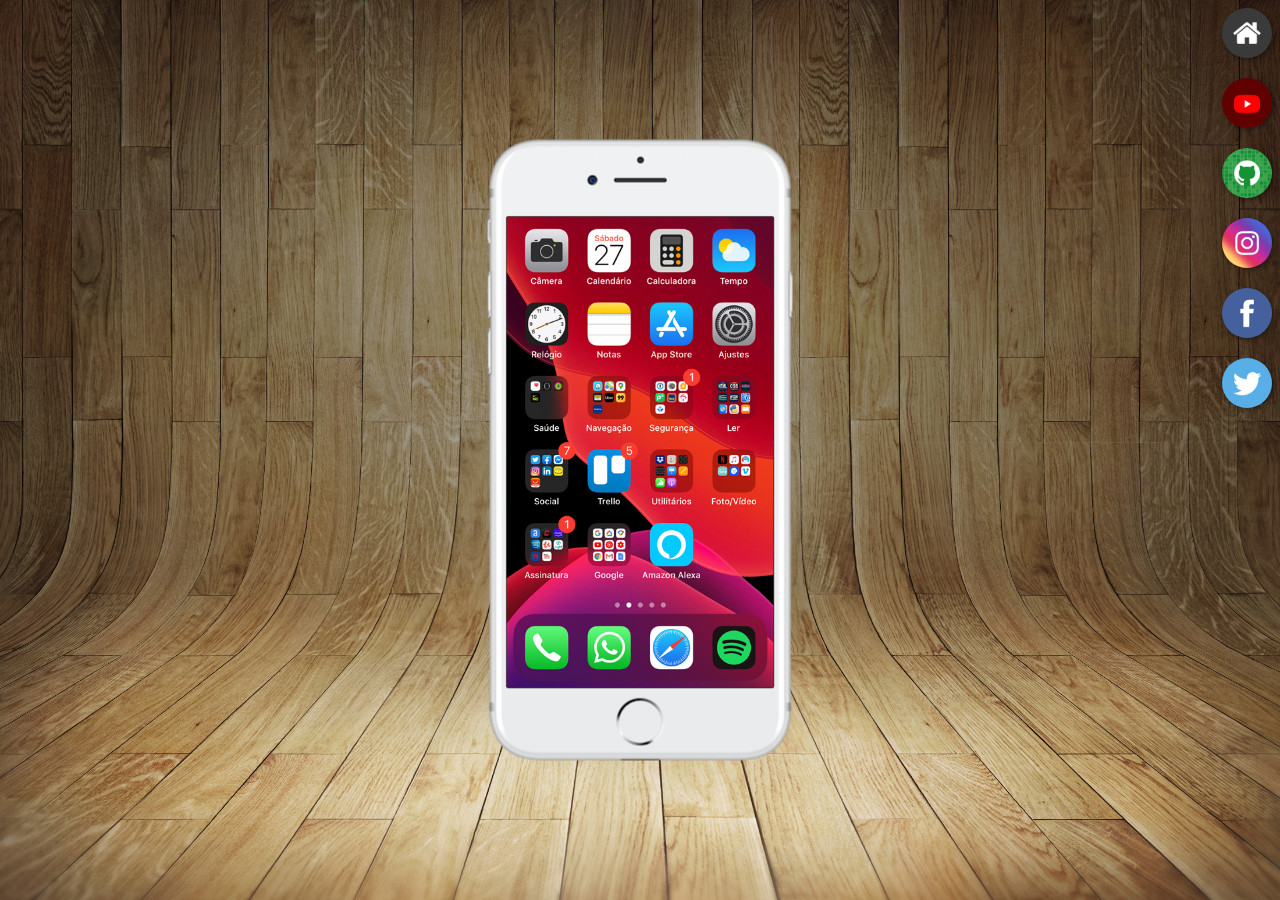
<file: index.html>
<!DOCTYPE html>
<html lang="pt-br">
<head>
    <meta charset="UTF-8">
    <meta name="viewport" content="width=device-width, initial-scale=1.0">
    <title>projeto rede social</title>
    <link rel="shortcut icon" href="pacote-d013/favicon.ico" type="image/x-icon">
    <link rel="stylesheet" href="estilos/style.css">
</head>
<body>
    <main>
        <section id="telefone">
            <iframe src="home.html" name="tela" id="tela" frameborder="0"></iframe>

        </section>

        <section id="redes-sociais">
            <a href="home.html" target="tela"> <img src="estilos/pacote-d013/imagens/logo-home.jpg" alt=""></a> <br>
            <a href="youtube.html" target="tela"> <img src="estilos/pacote-d013/imagens/logo-youtube.jpg" alt=""></a> <br>
            <a href="github.html" target="tela"> <img src="estilos/pacote-d013/imagens/logo-github.jpg" alt=""></a> <br>
            <a href="insta.html" target="tela"> <img src="estilos/pacote-d013/imagens/logo-instagram.jpg" alt=""></a> <br>
            <a href="facebook.html" target="tela"> <img src="estilos/pacote-d013/imagens/logo-facebook.jpg" alt=""></a> <br>
            <a href="tt.html" target="tela"> <img src="estilos/pacote-d013/imagens/logo-twitter.jpg" alt=""></a>

        </section>
    </main>
    
</body>
</html>
</file>
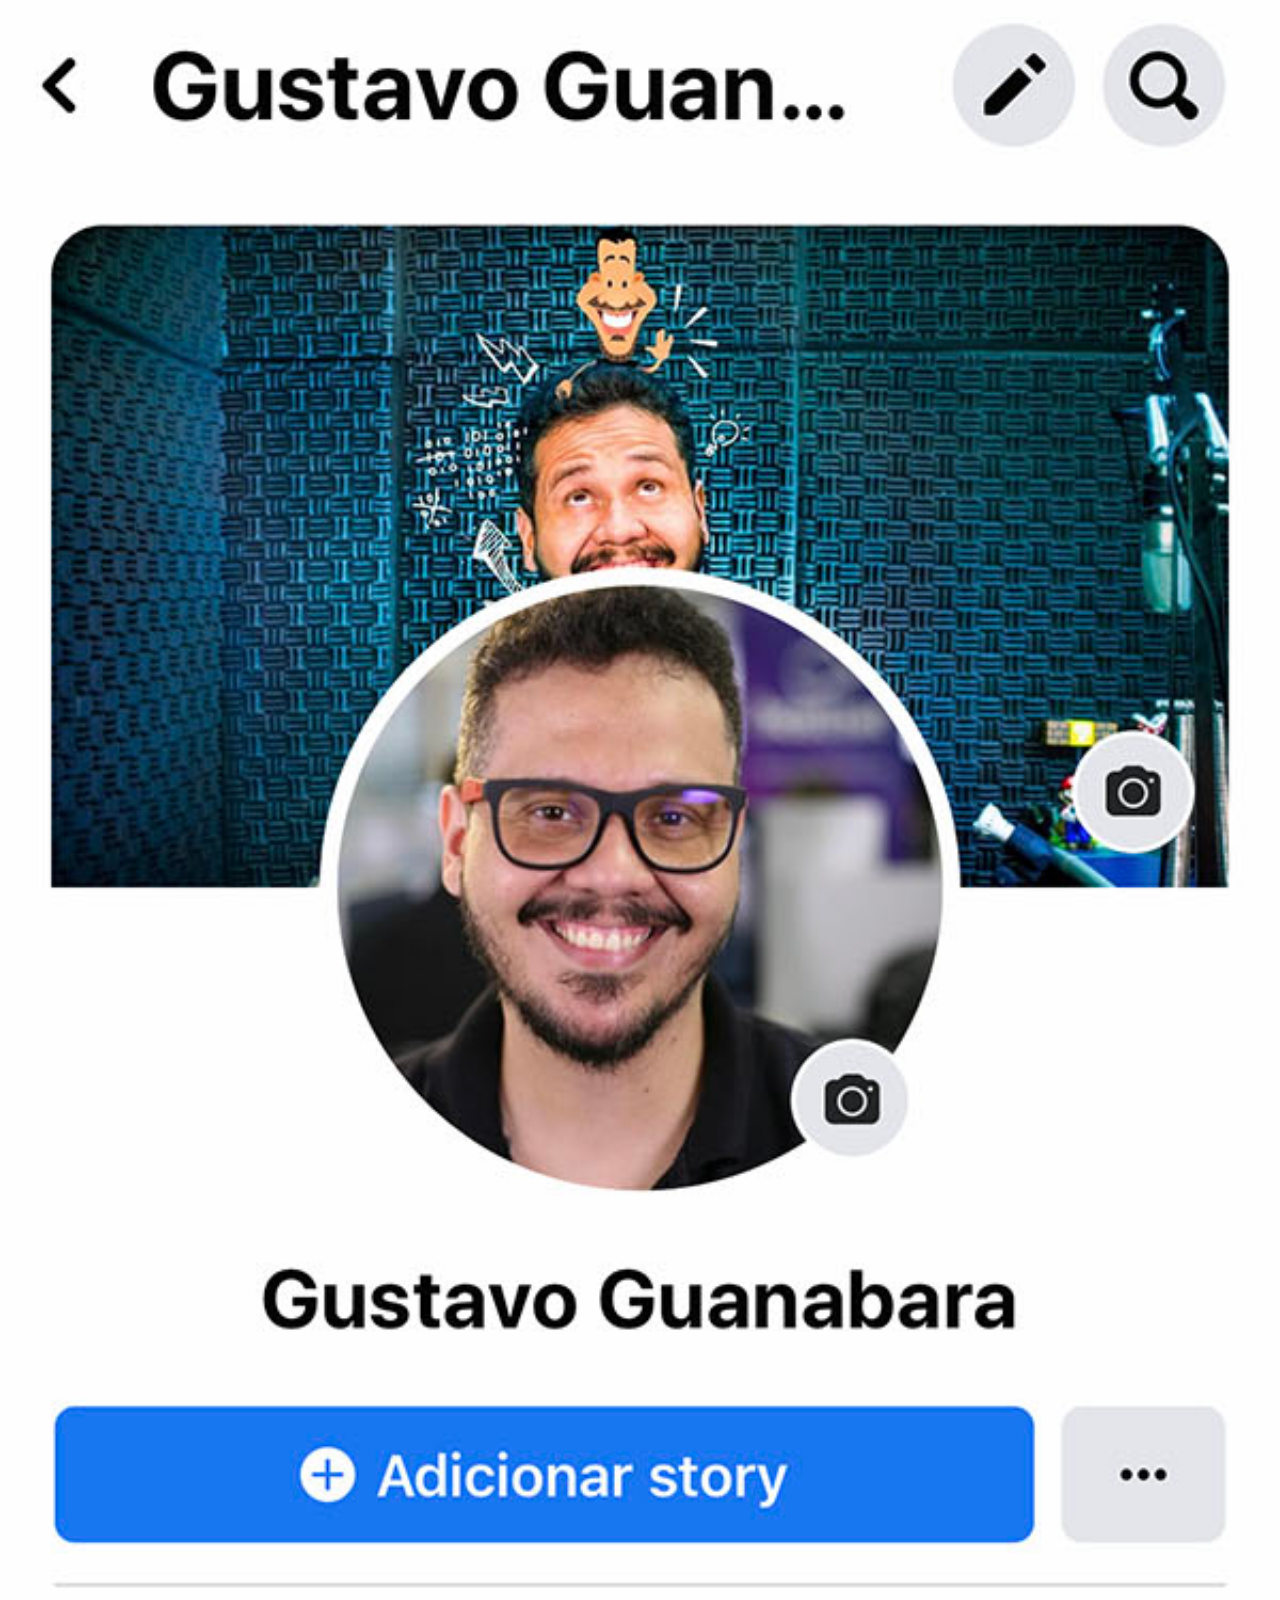
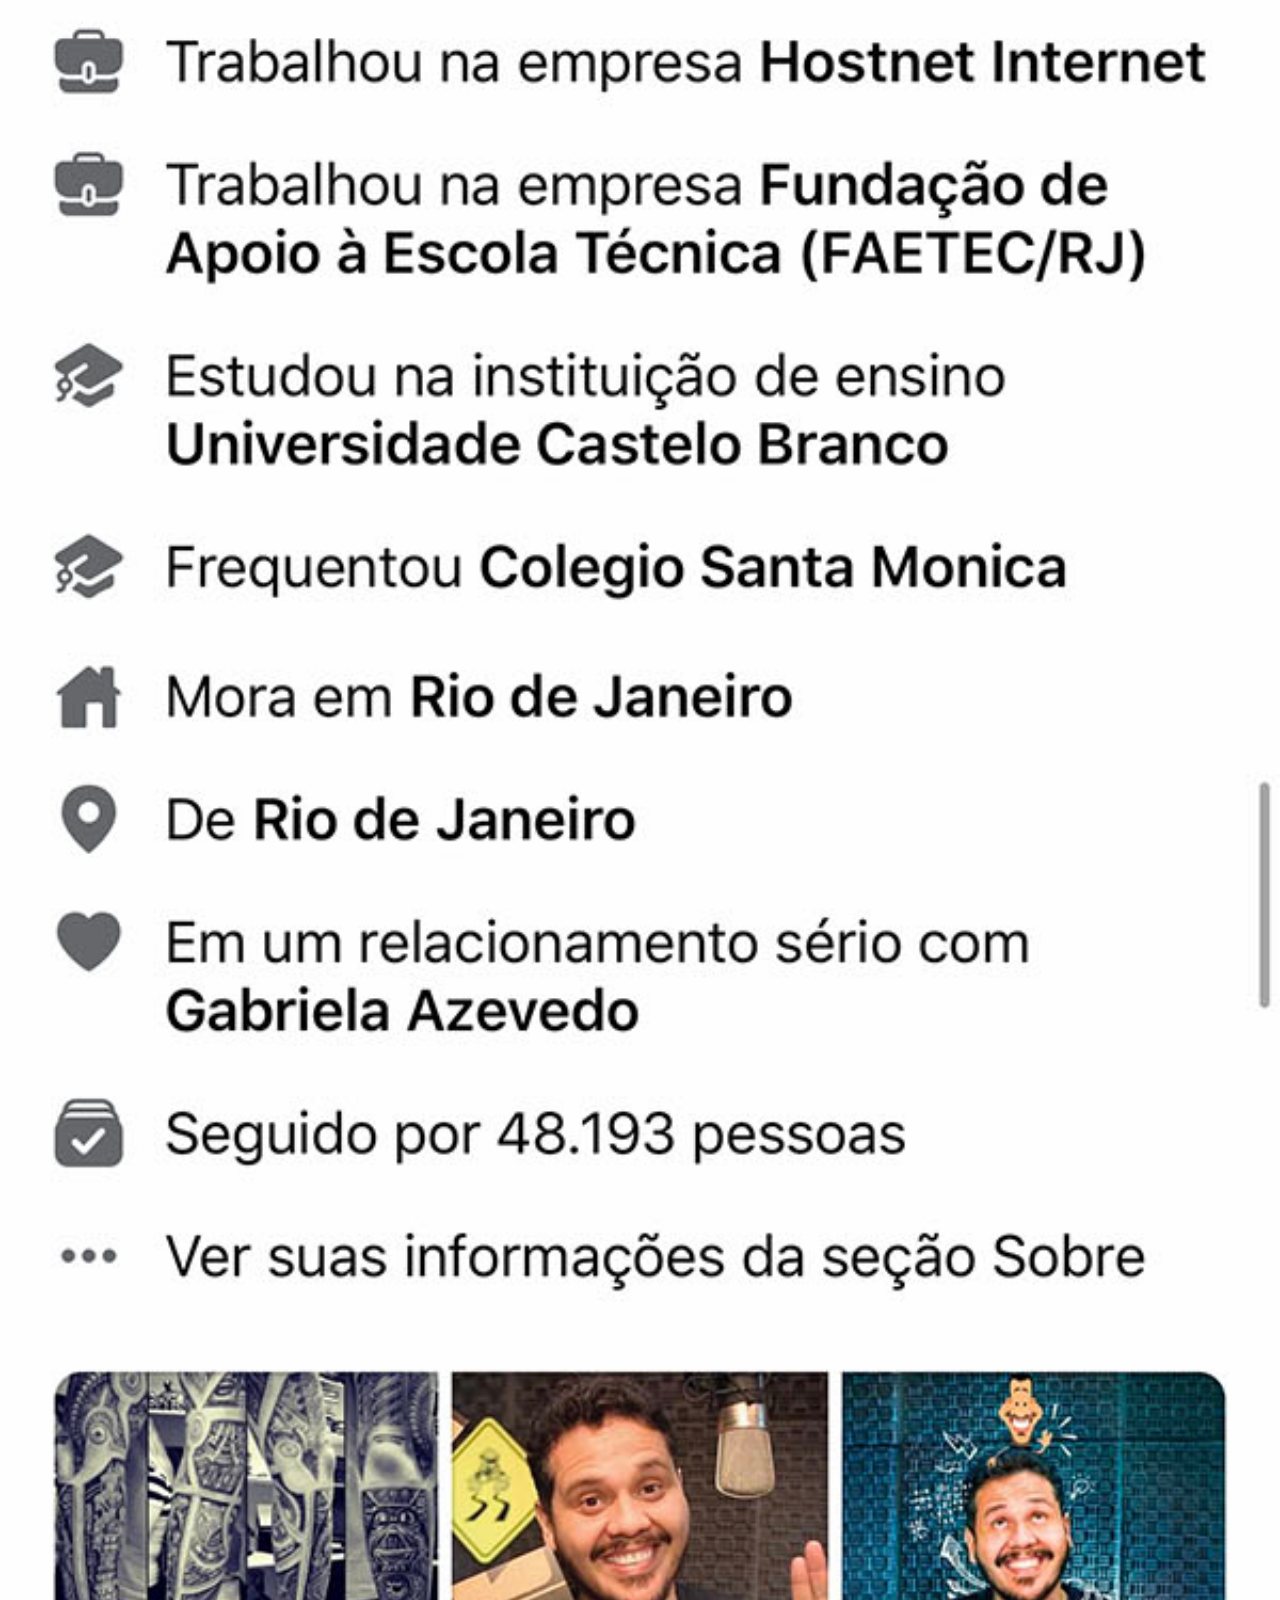
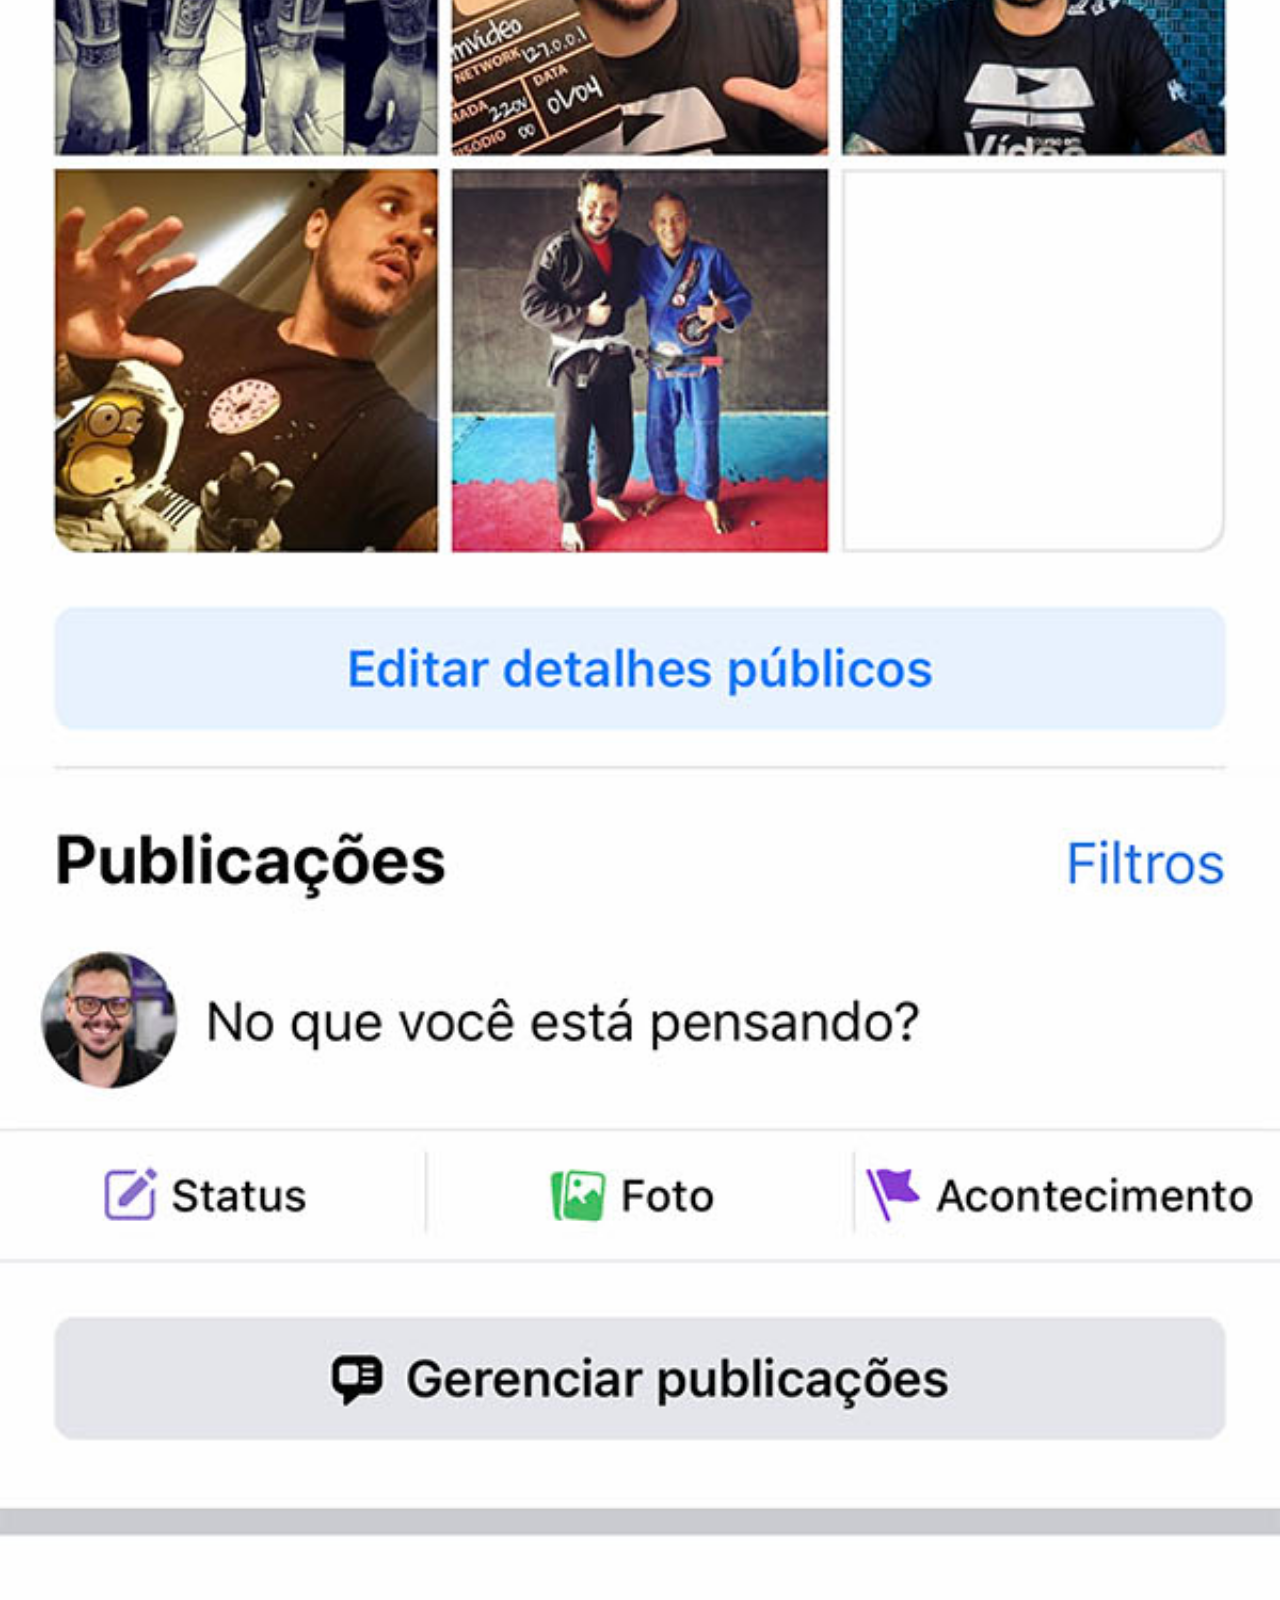
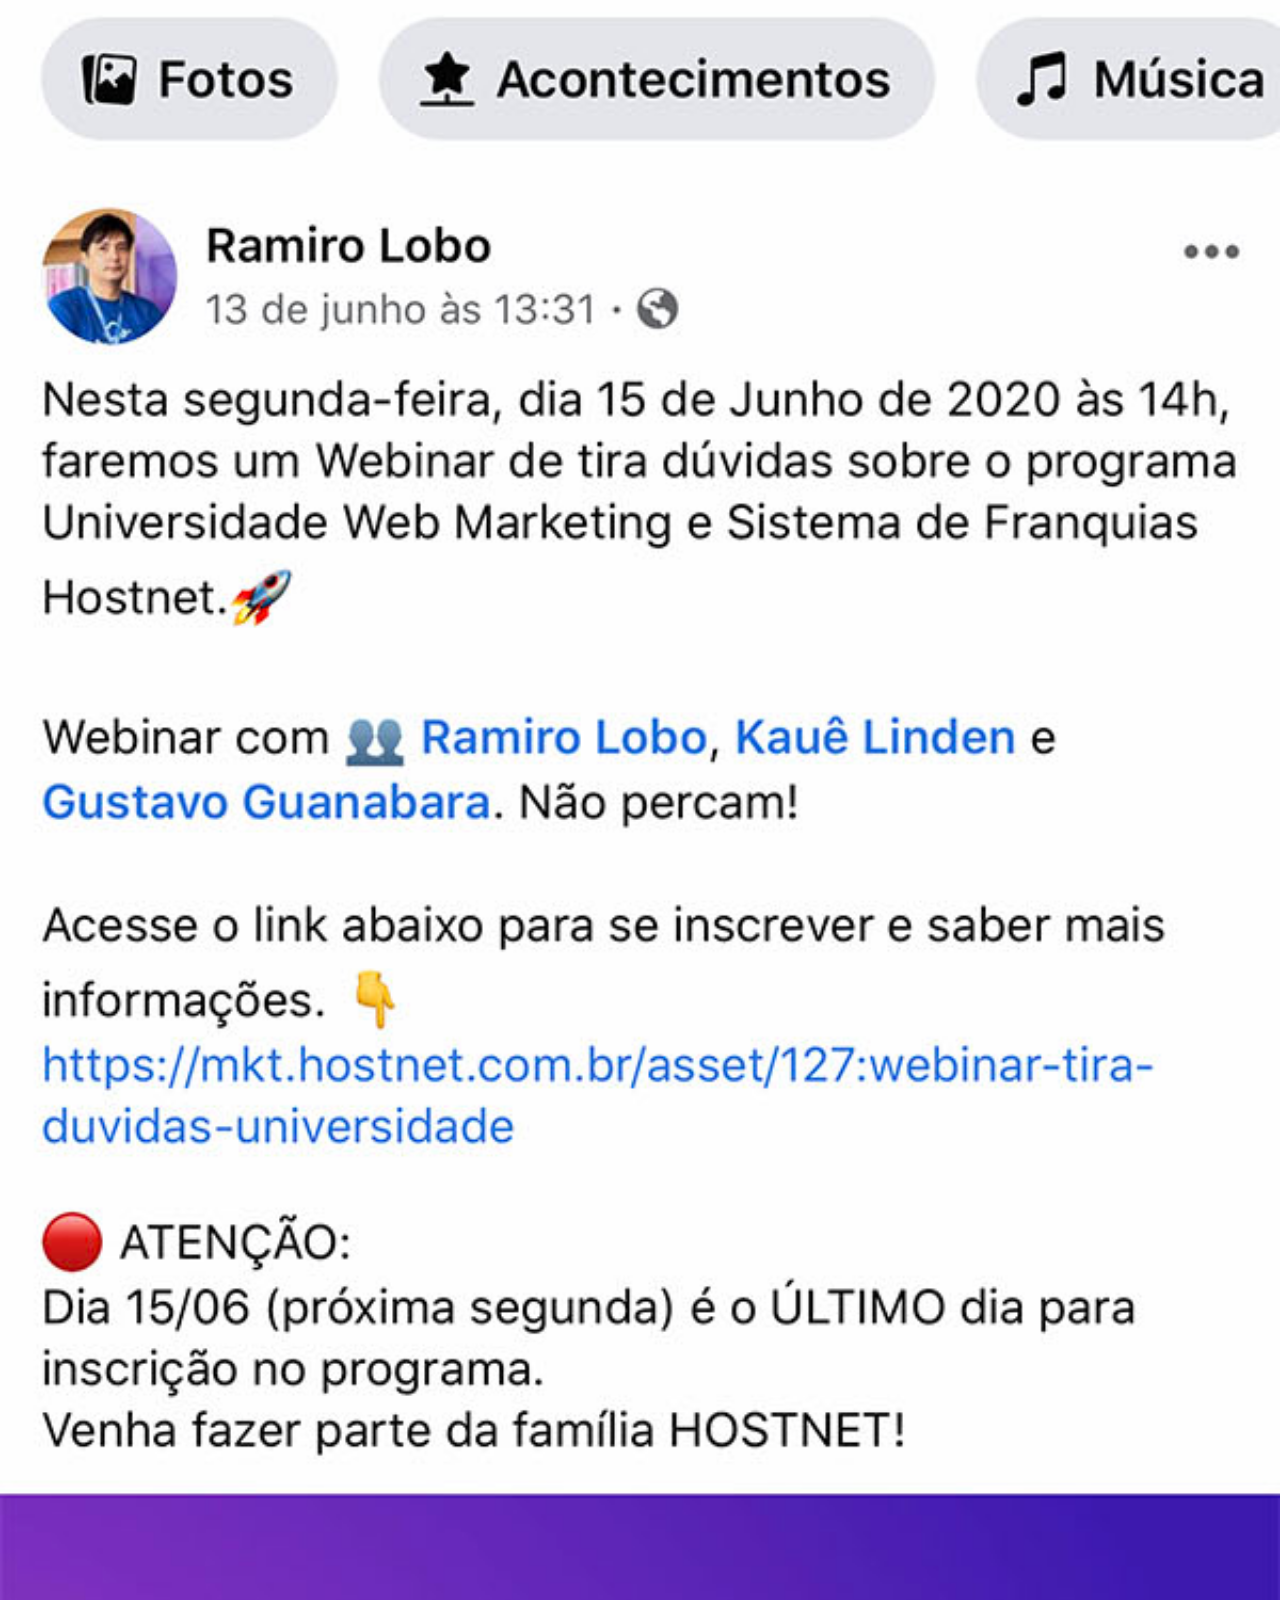
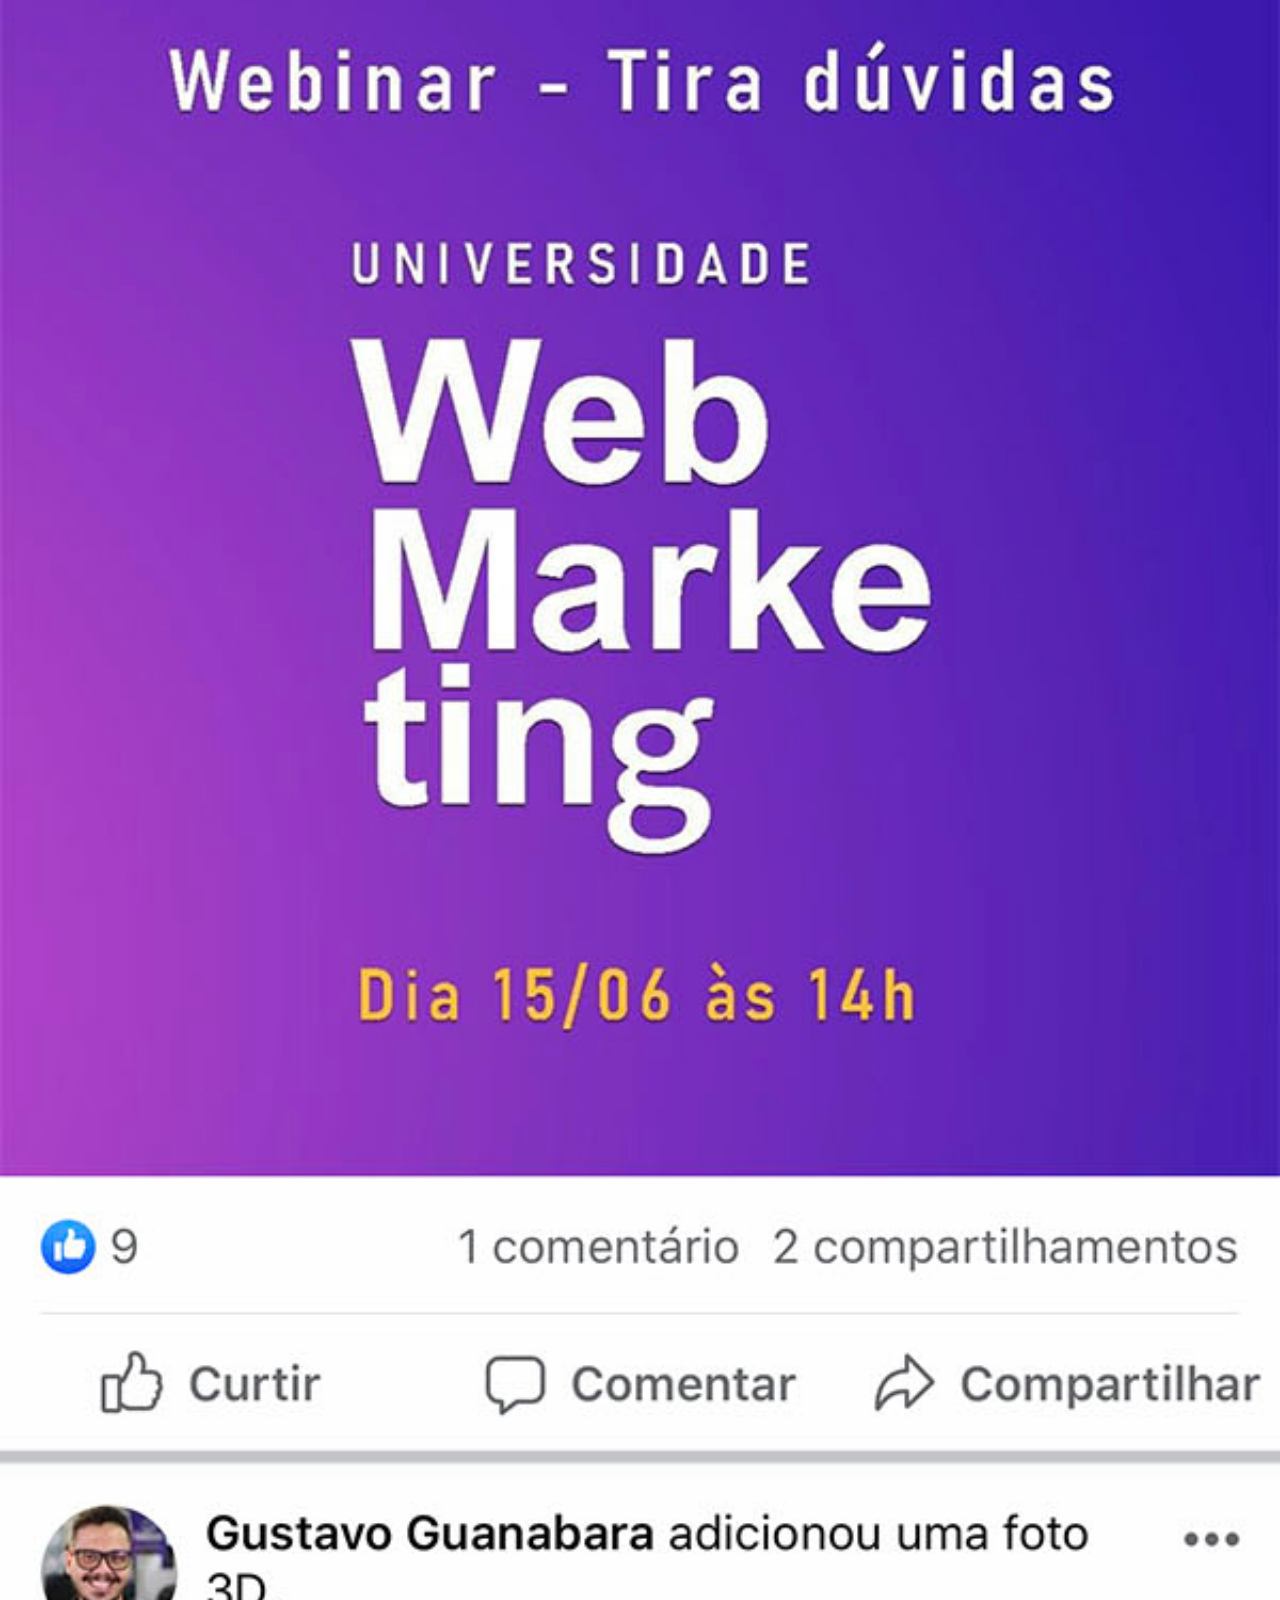
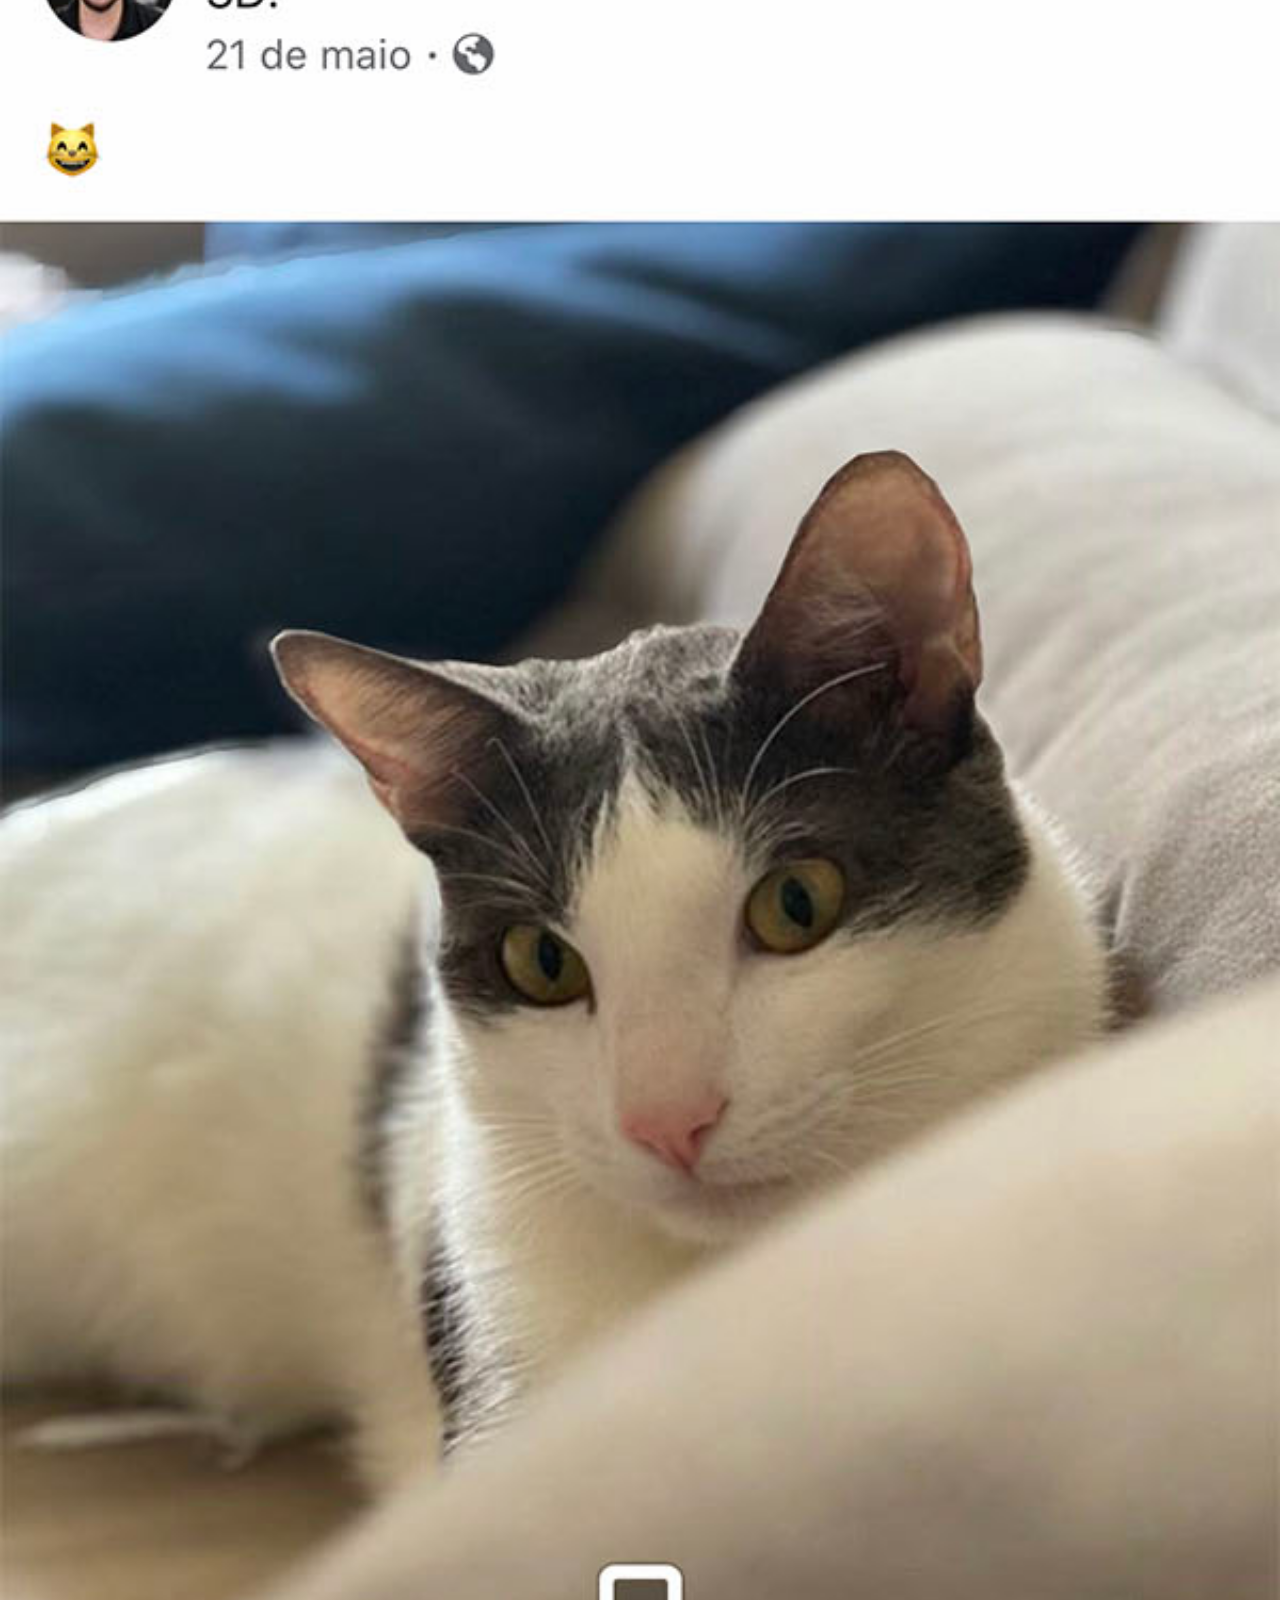
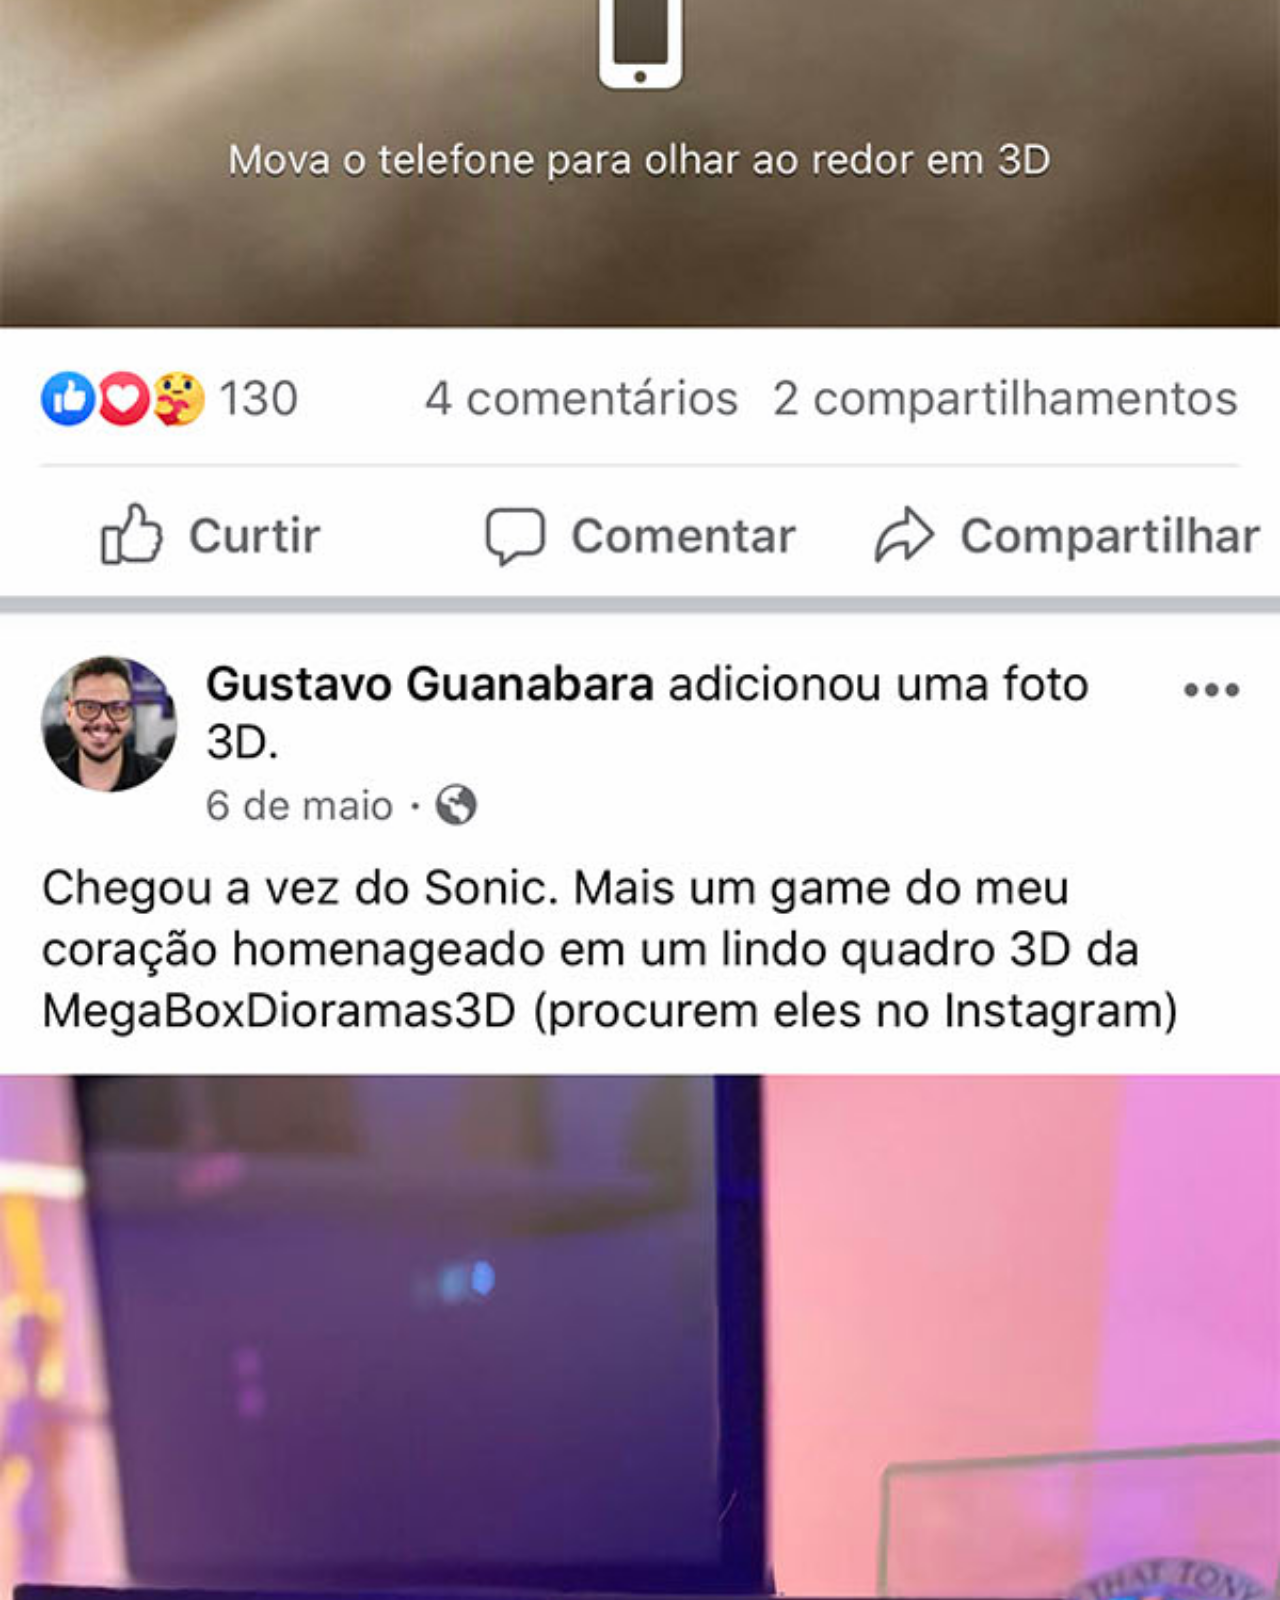
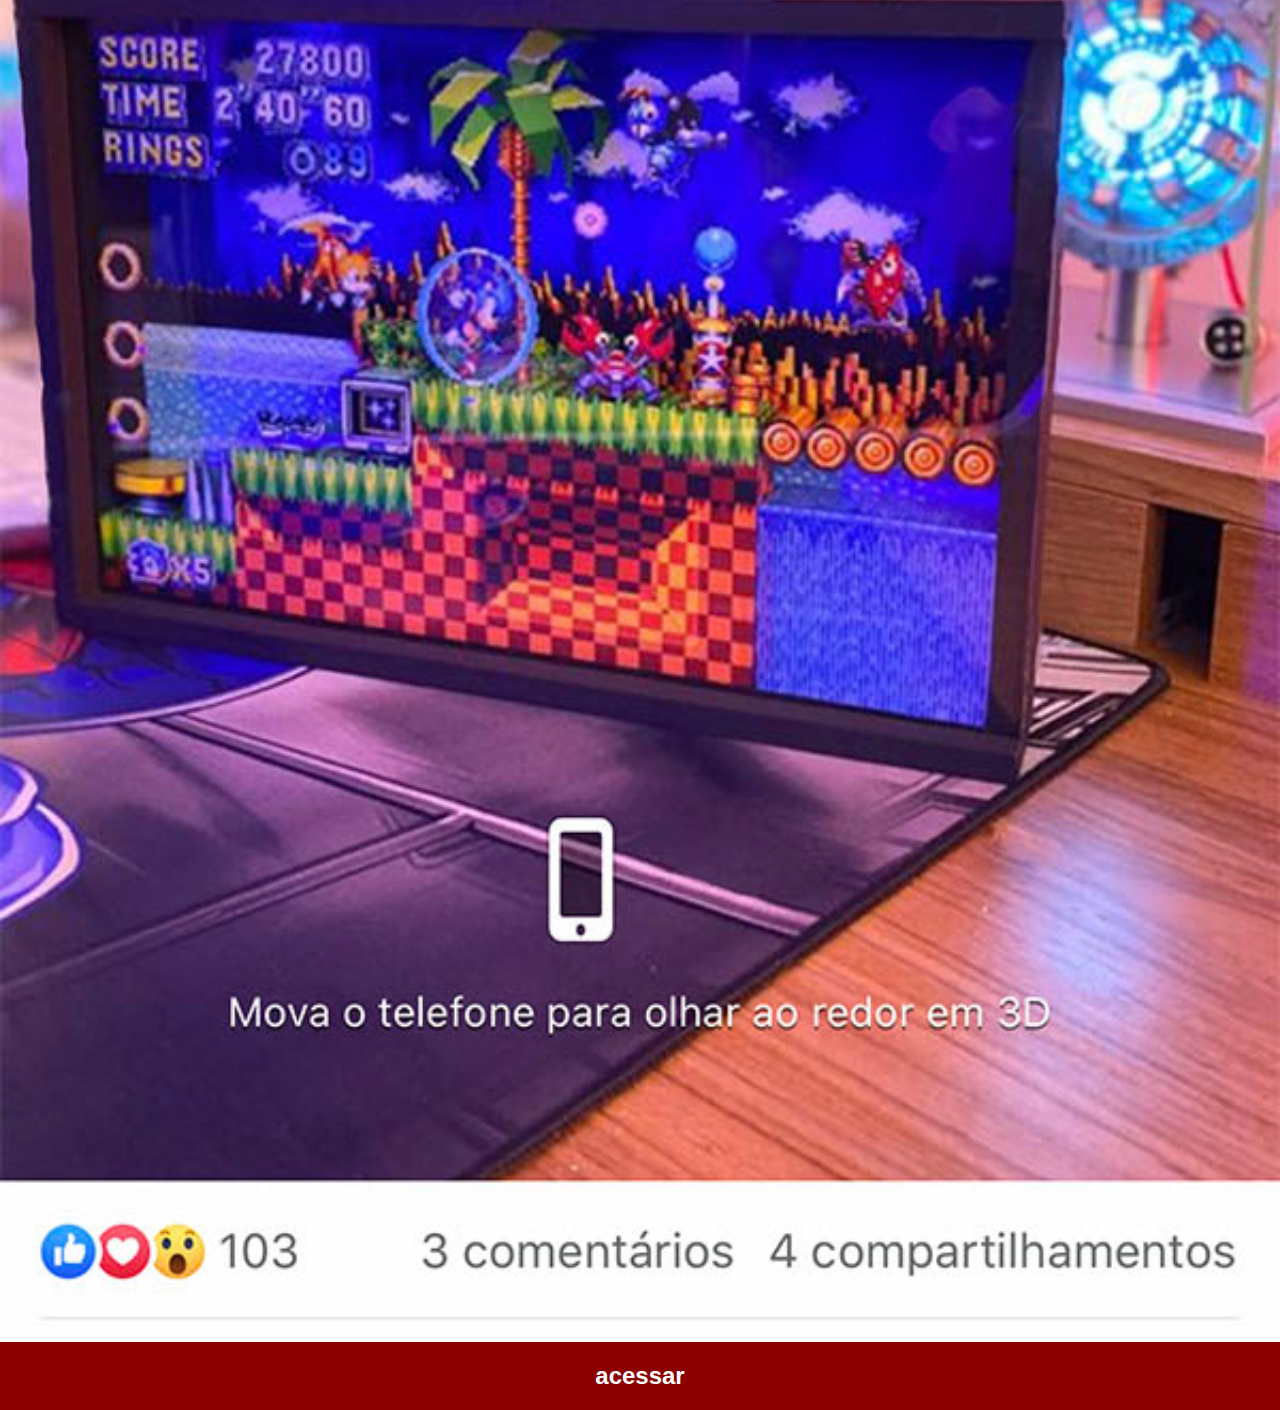
<file: facebook.html>
<!DOCTYPE html>
<html lang="en">
<head>
    <meta charset="UTF-8">
    <meta name="viewport" content="width=device-width, initial-scale=1.0">
    <title>facebook</title>
    <link rel="stylesheet" href="estilos/social.css">
</head>
<body>
    <img src="estilos/pacote-d013/imagens/tela-facebook.jpg" alt="">
    <a href="https://www.facebook.com/profile.php?id=100008231884880" target="_blank">acessar</a>
    
</body>
</html>
</file>
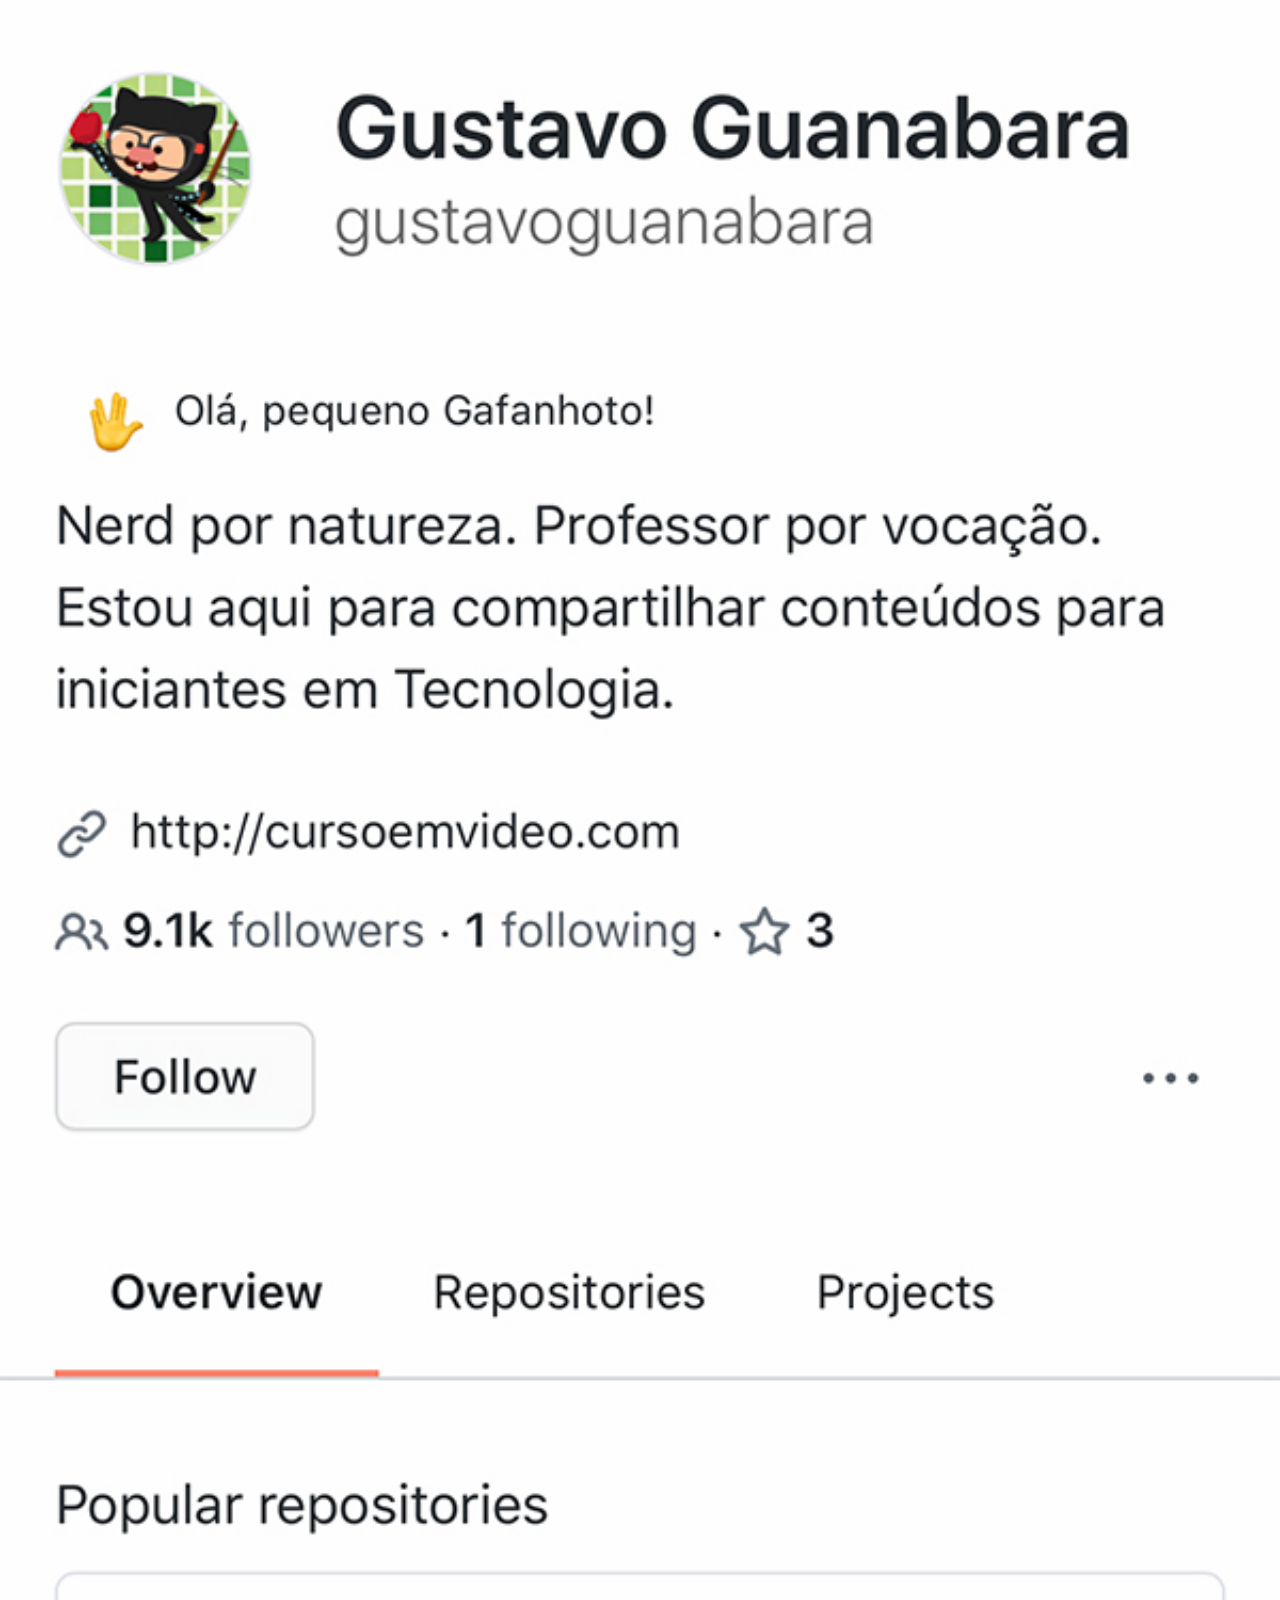
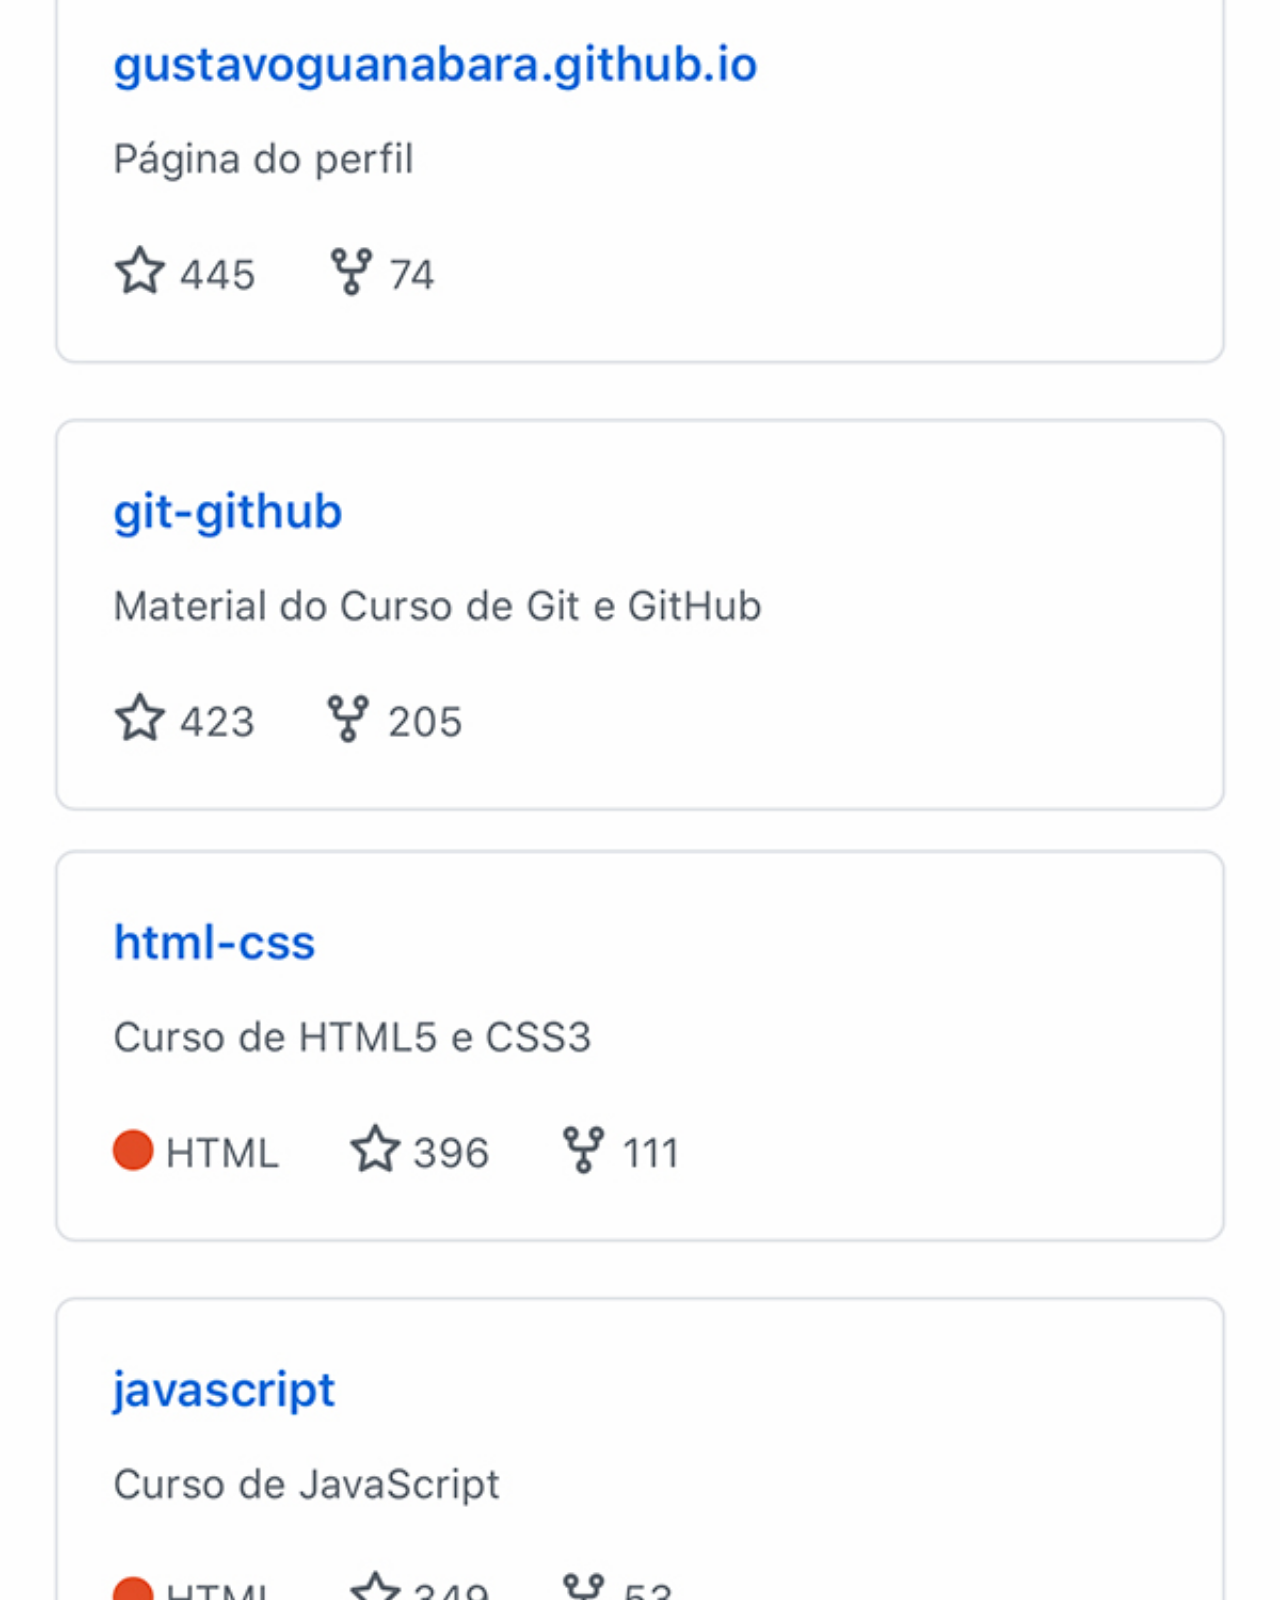
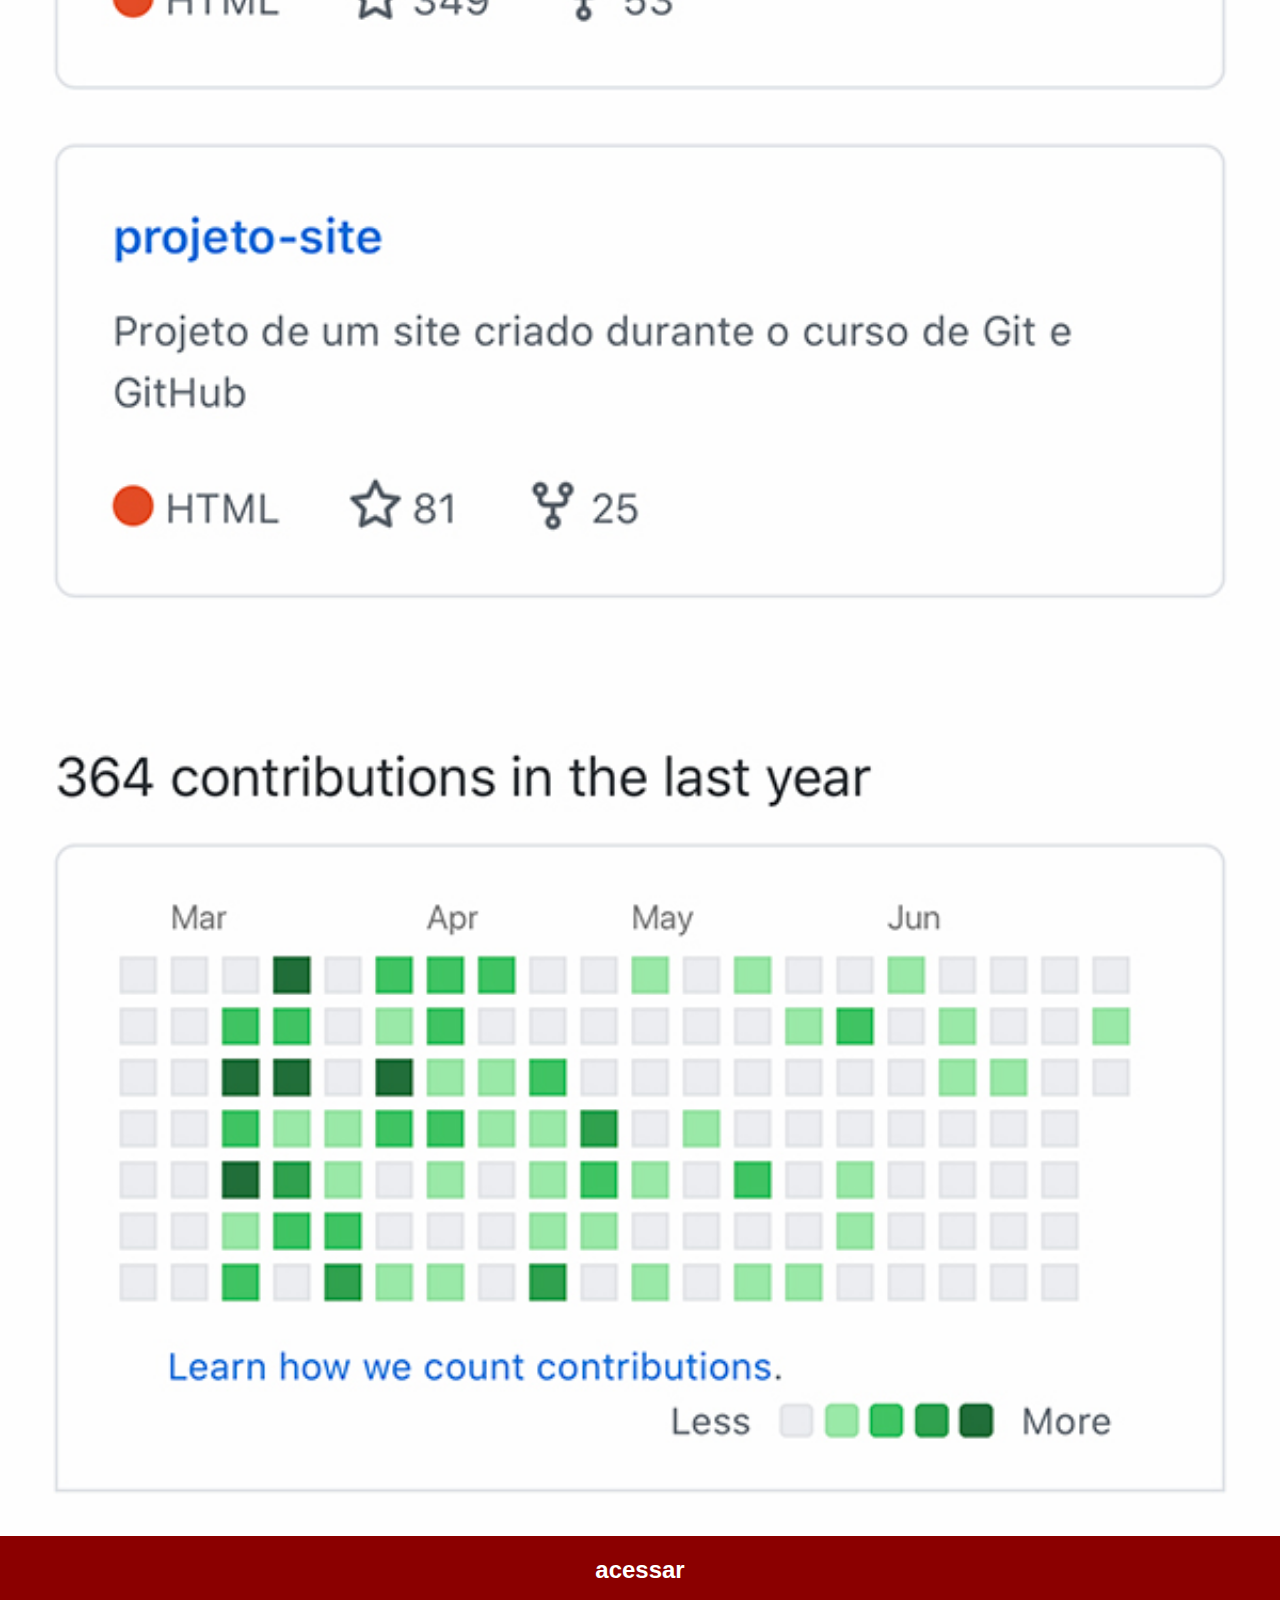
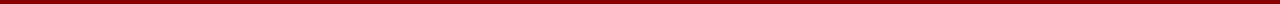
<file: github.html>
<!DOCTYPE html>
<html lang="pt-br">
<head>
    <meta charset="UTF-8">
    <meta name="viewport" content="width=device-width, initial-scale=1.0">
    <title>github</title>
    <link rel="stylesheet" href="estilos/social.css">
</head>
<body>
    <img src="estilos/pacote-d013/imagens/tela-github.jpg" alt="">
    <a href="https://github.com/julioj1914" target="_blank">acessar</a>
    
</body>
</html>
</file>
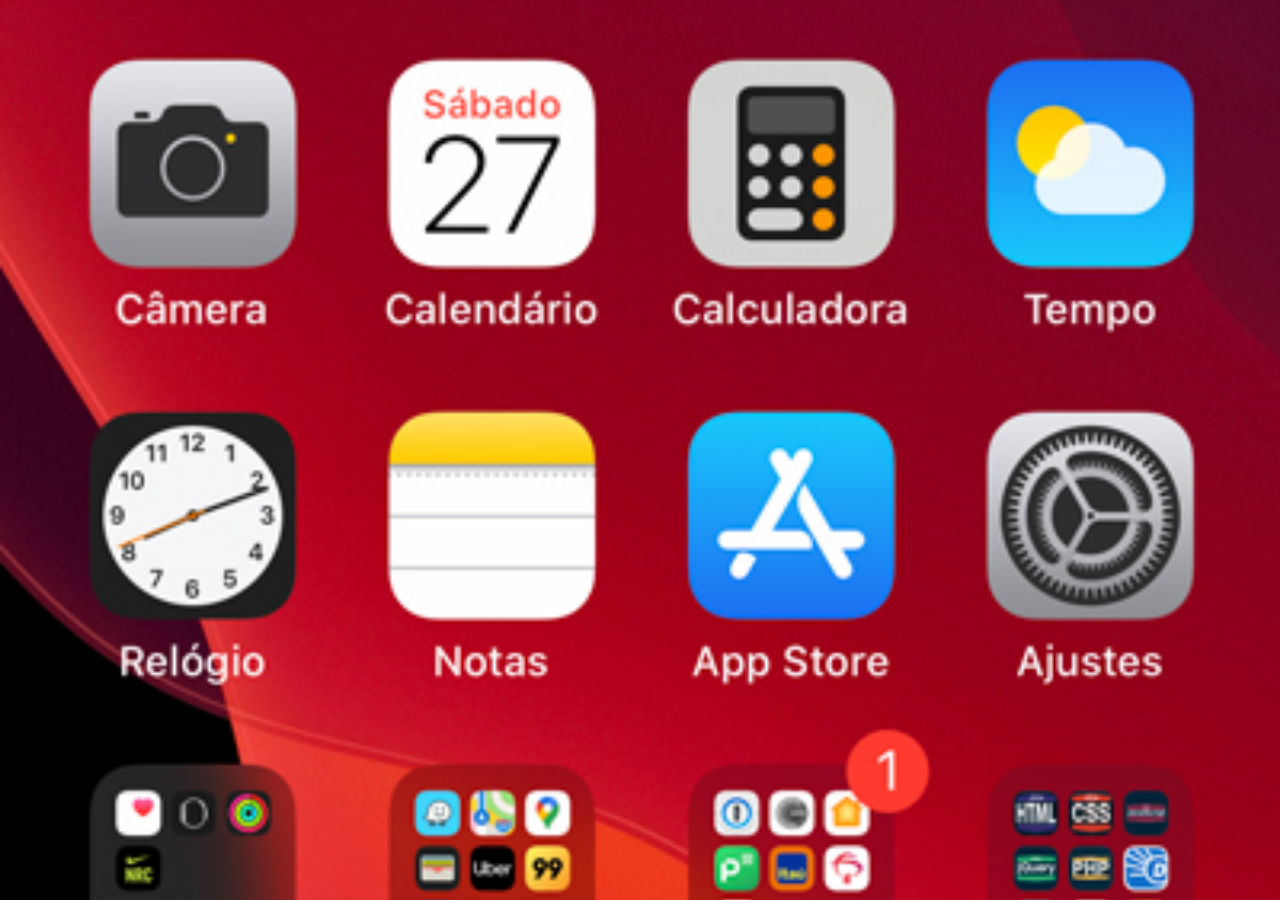
<file: home.html>
<!DOCTYPE html>
<html lang="pt-br">
<head>
    <meta charset="UTF-8">
    <meta name="viewport" content="width=device-width, initial-scale=1.0">
    <title>home</title>
    <style>
        * {
            padding: 0px;
            margin: 0px;
        }

        body {
            width: 100vw;
            height: 100vh;
            background-color: black;
            background-image: url(estilos/pacote-d013/imagens/tela-home.jpg);
            background-repeat: no-repeat;
            background-position: top center;
            background-size: cover;
            
        } 



    </style>
</head>
<body>
    
</body>
</html>
</file>
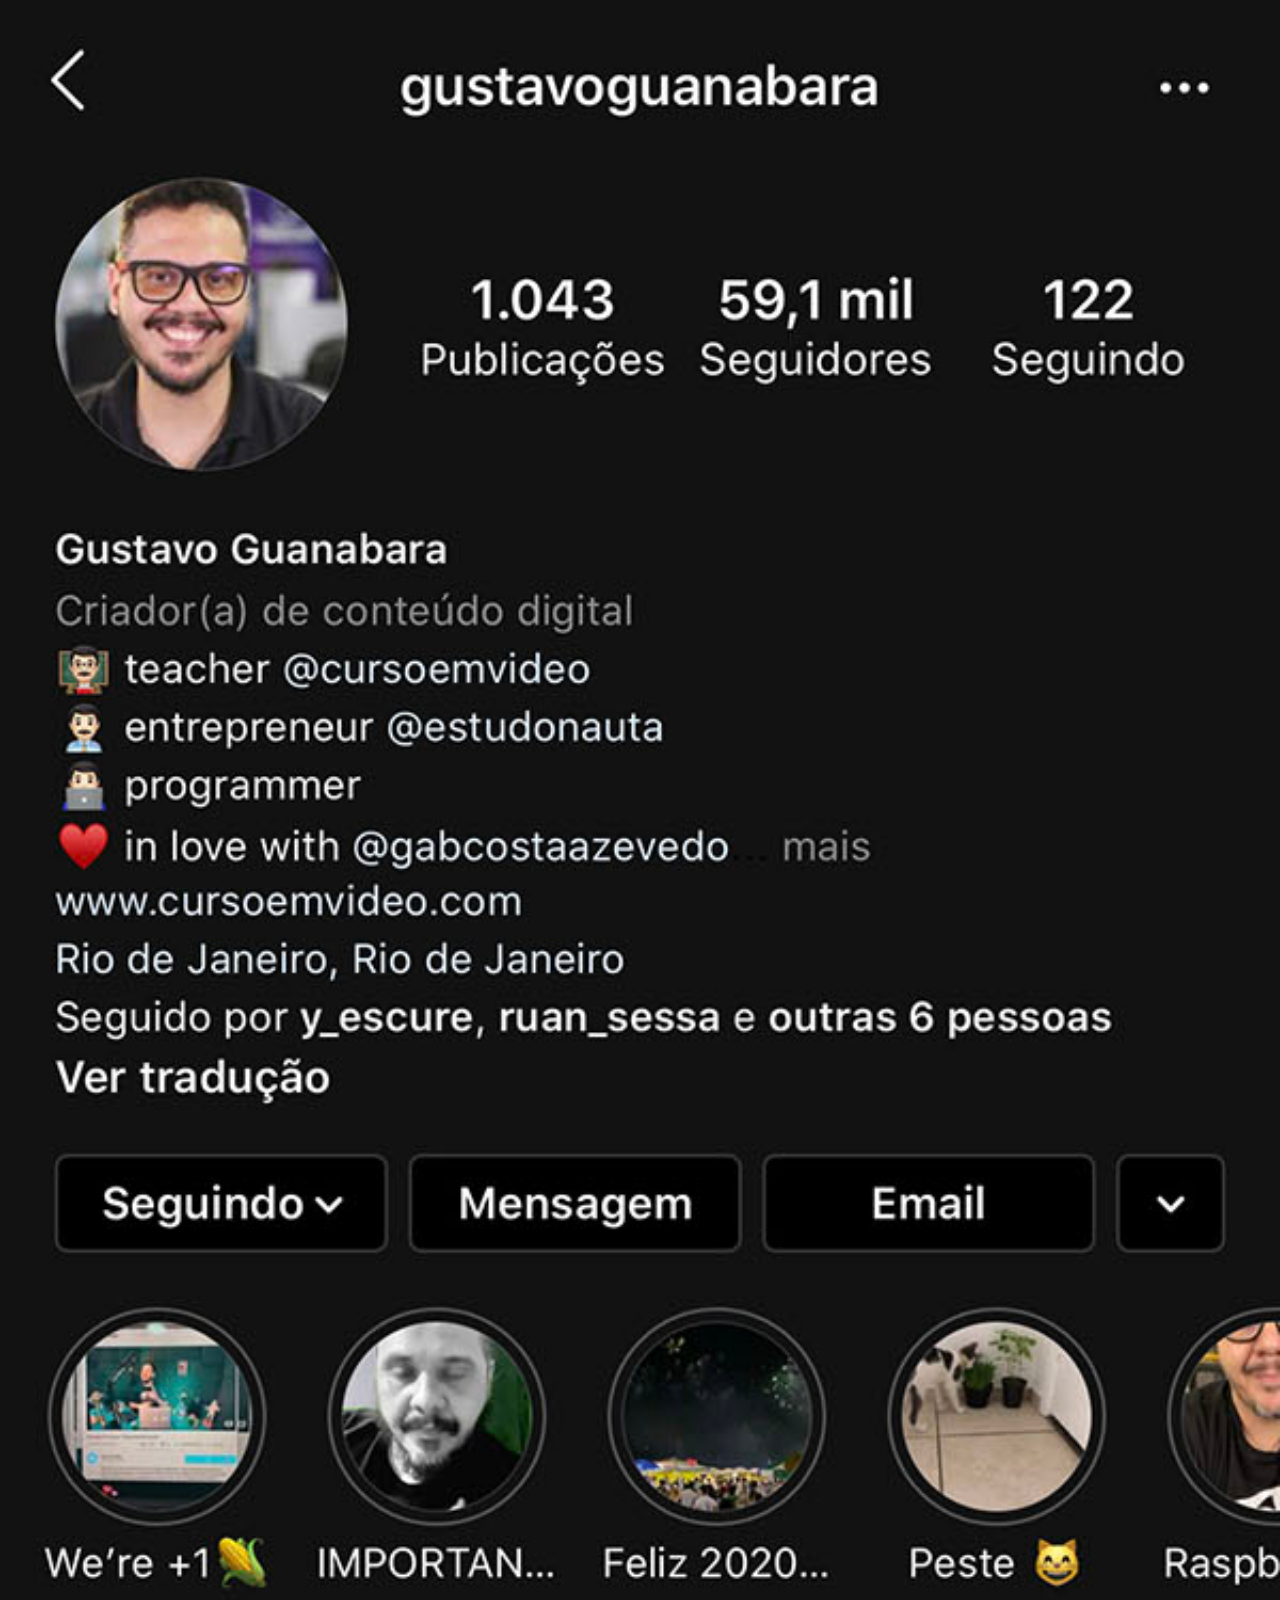
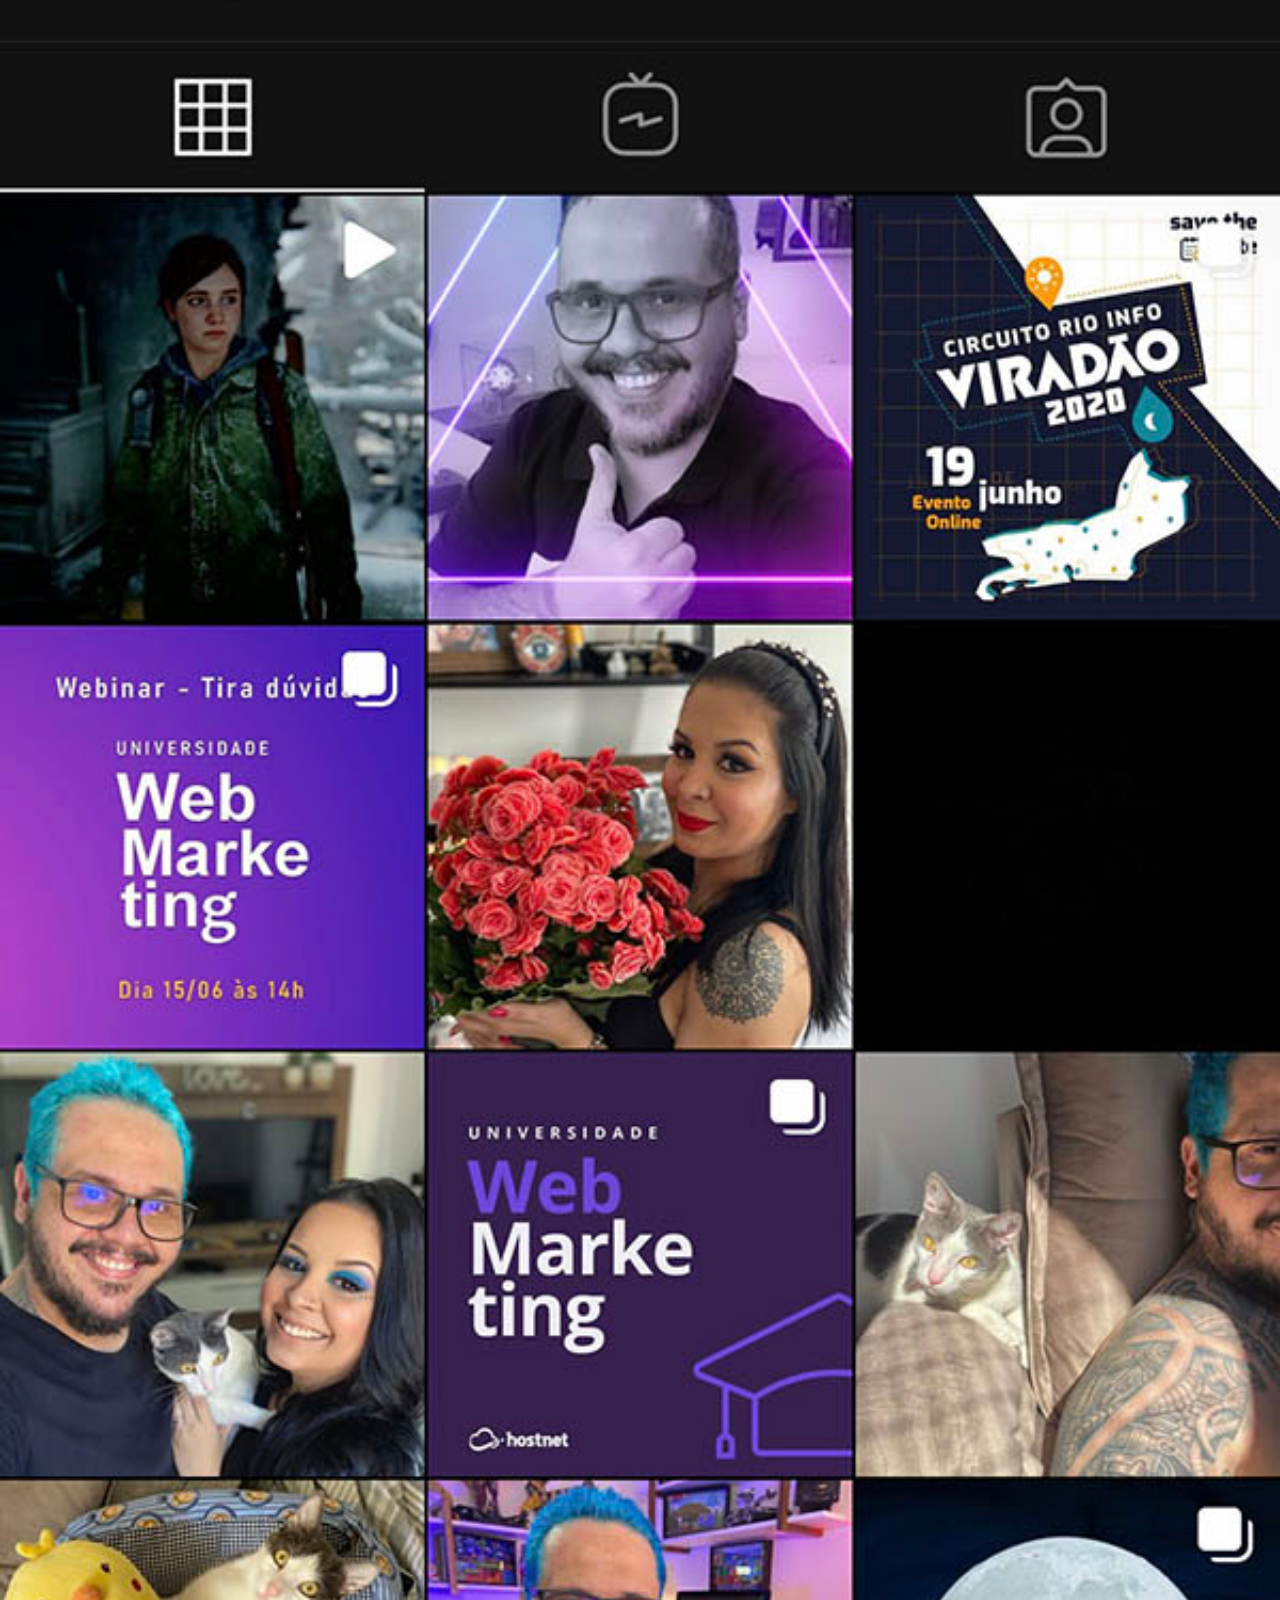
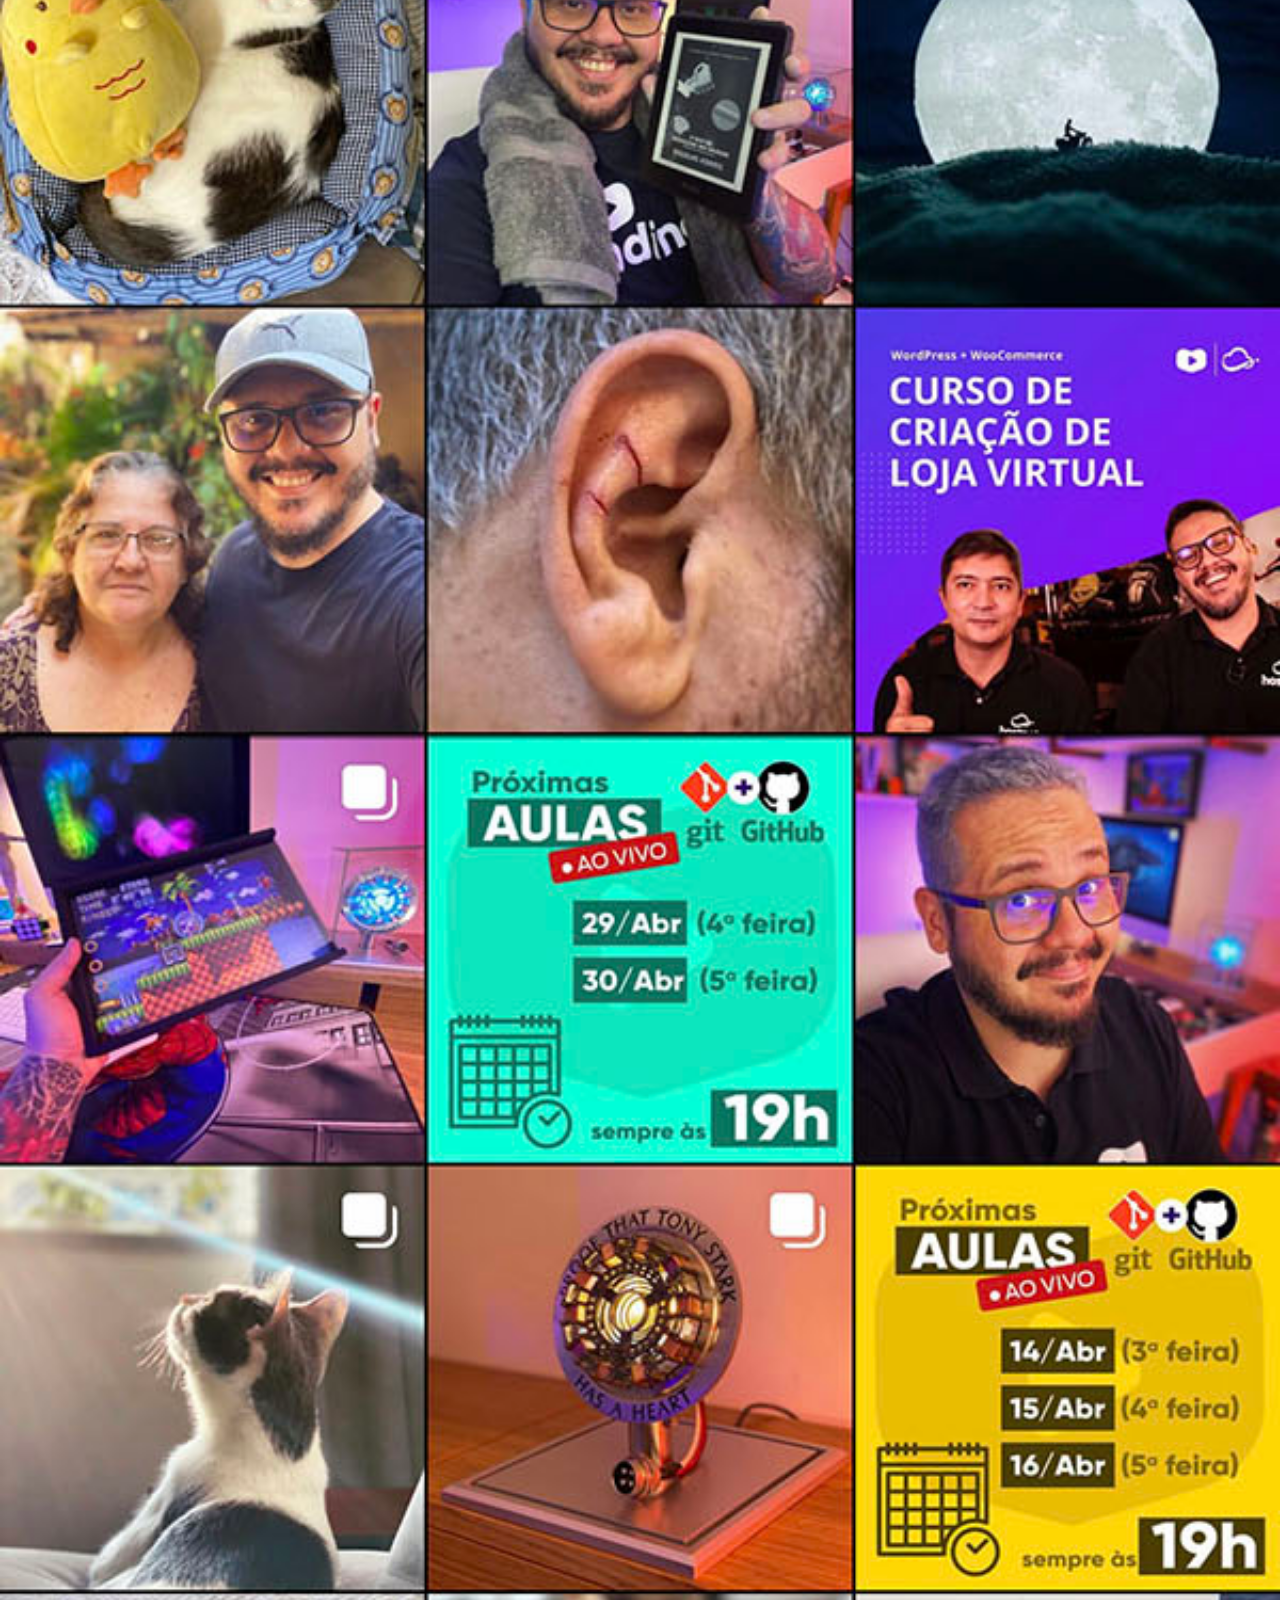
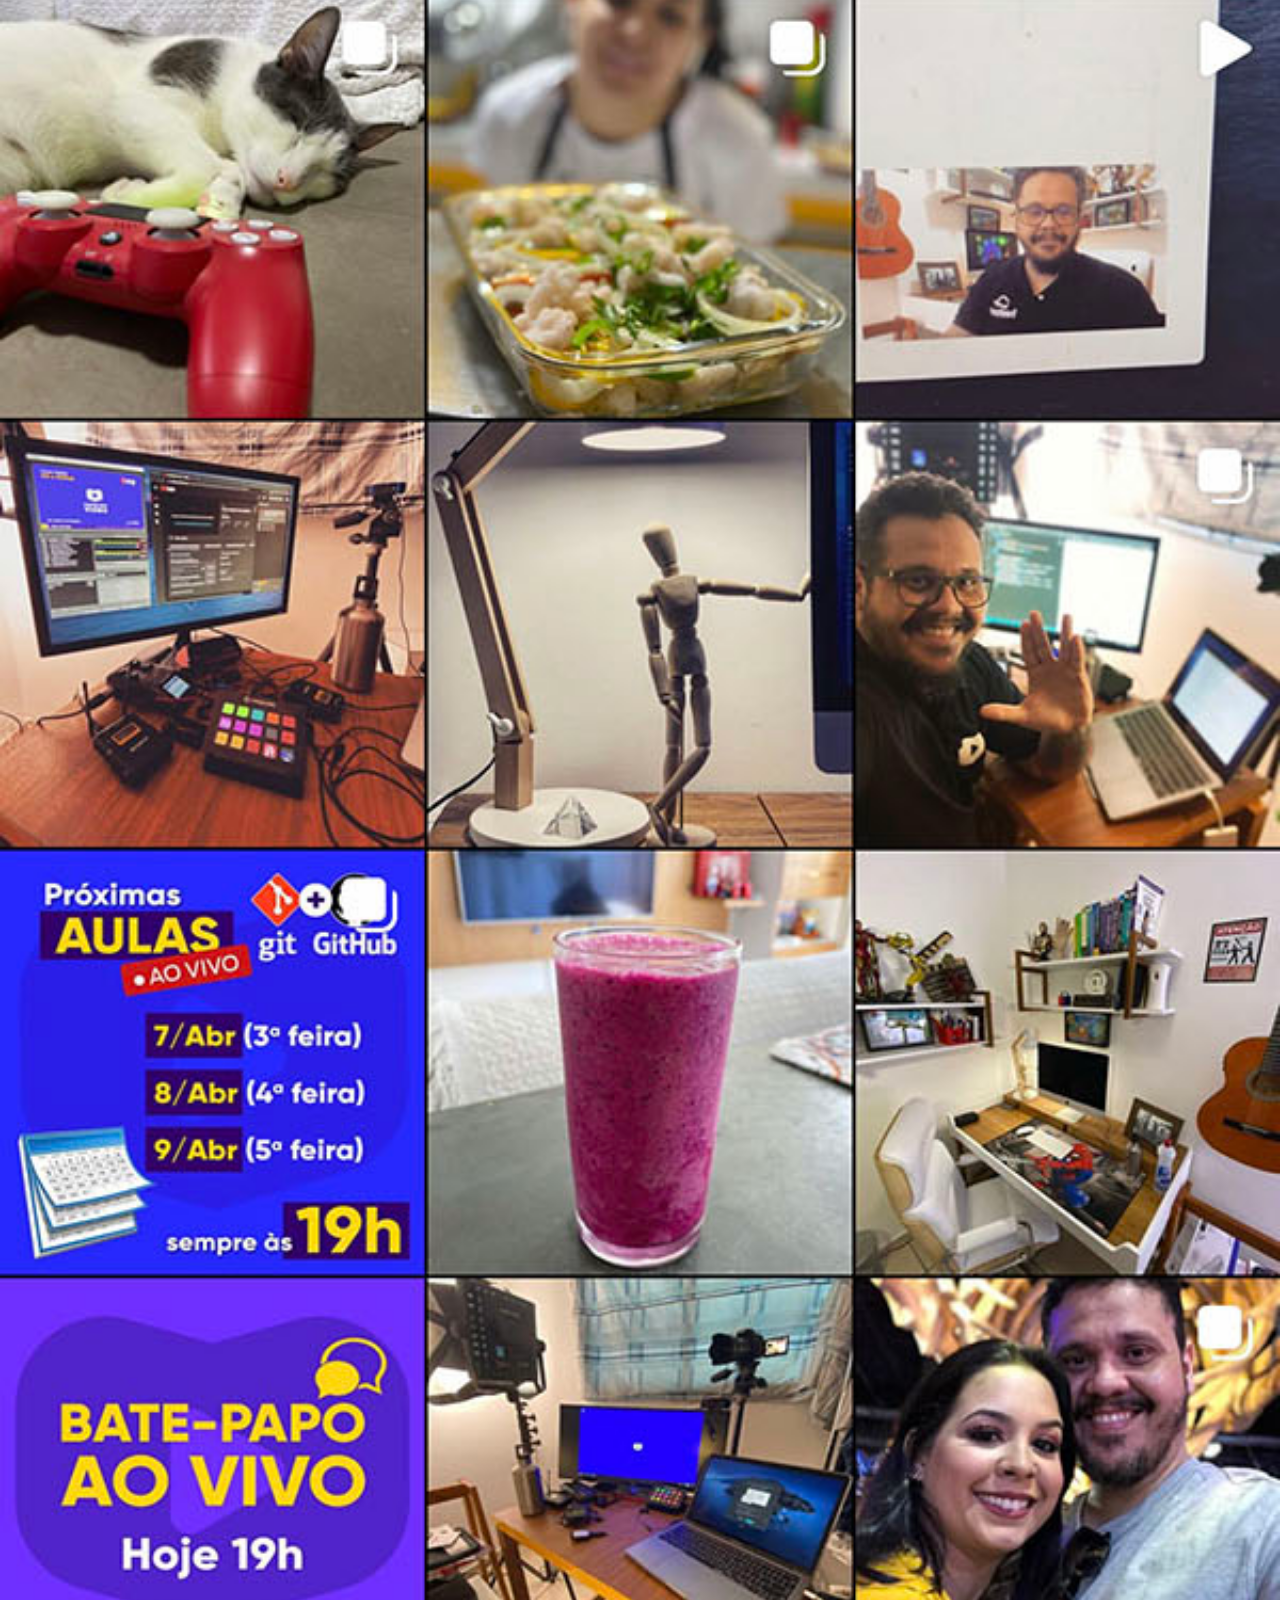
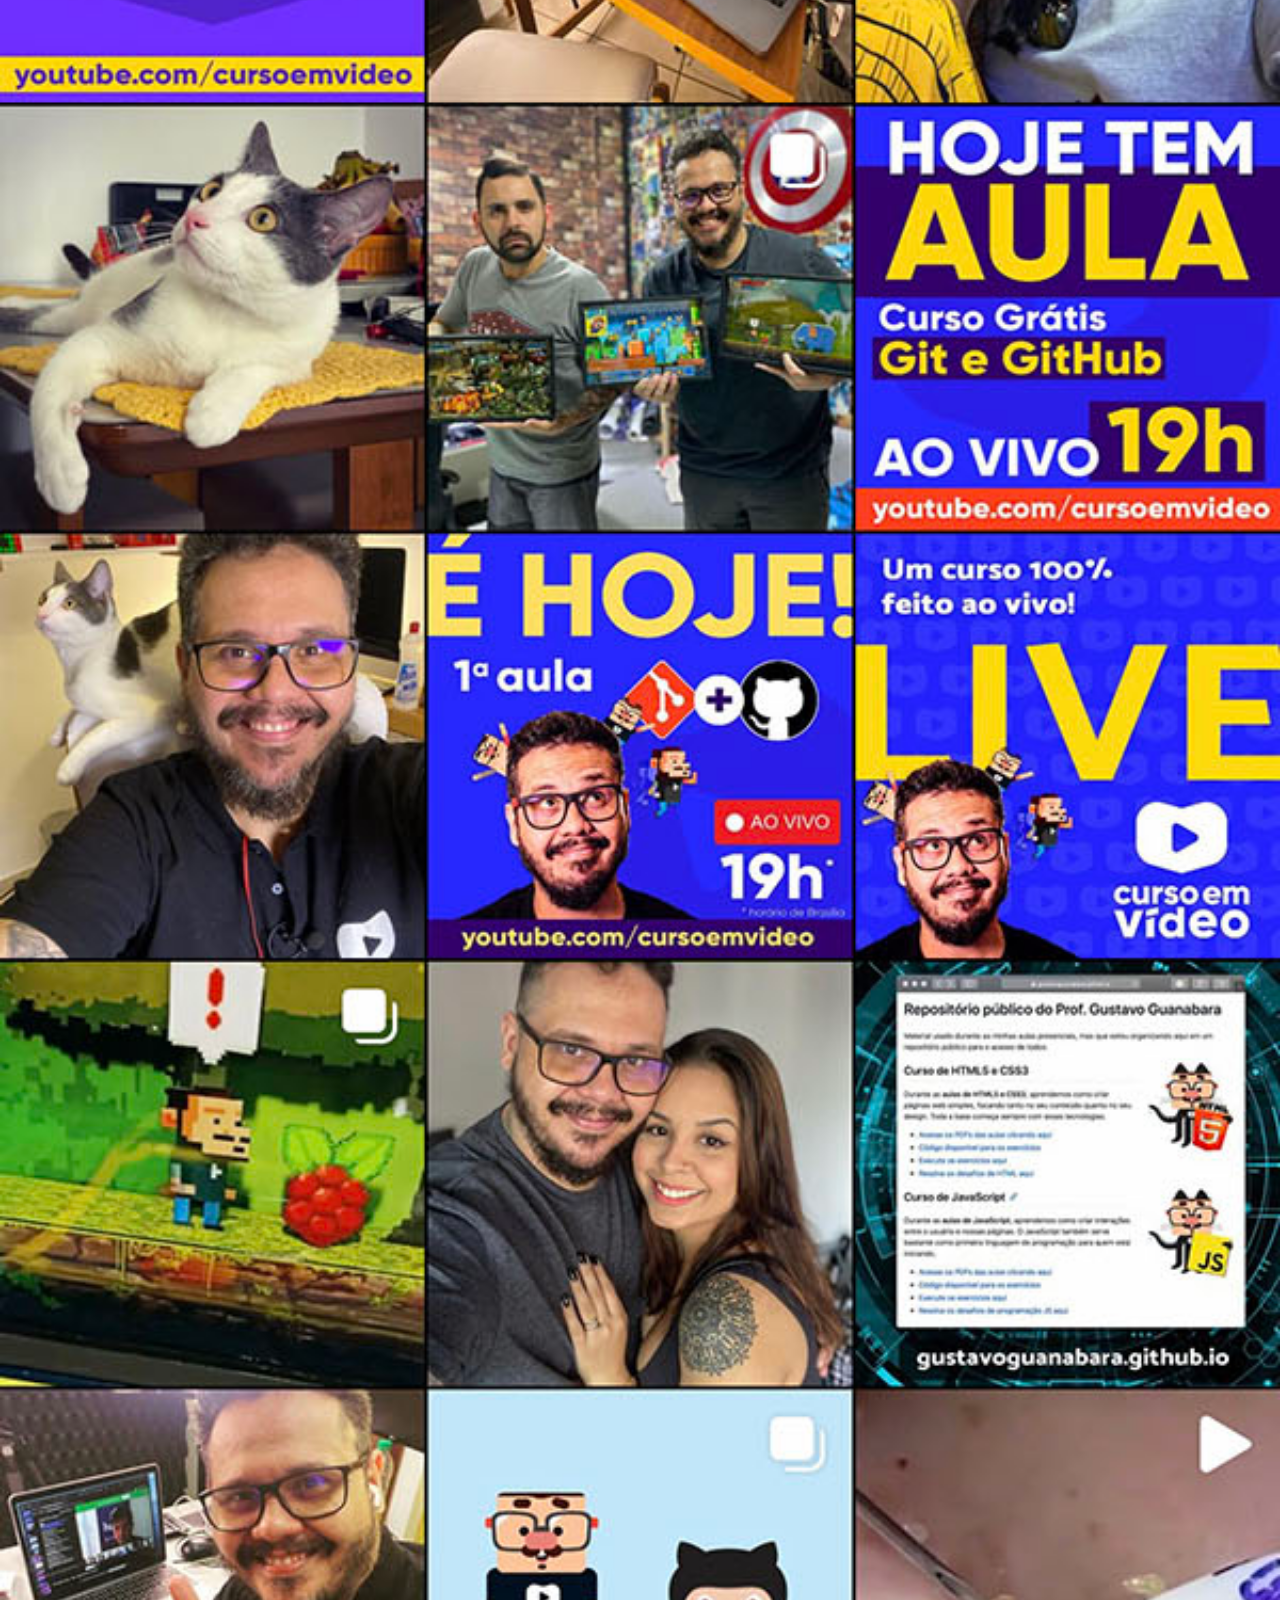
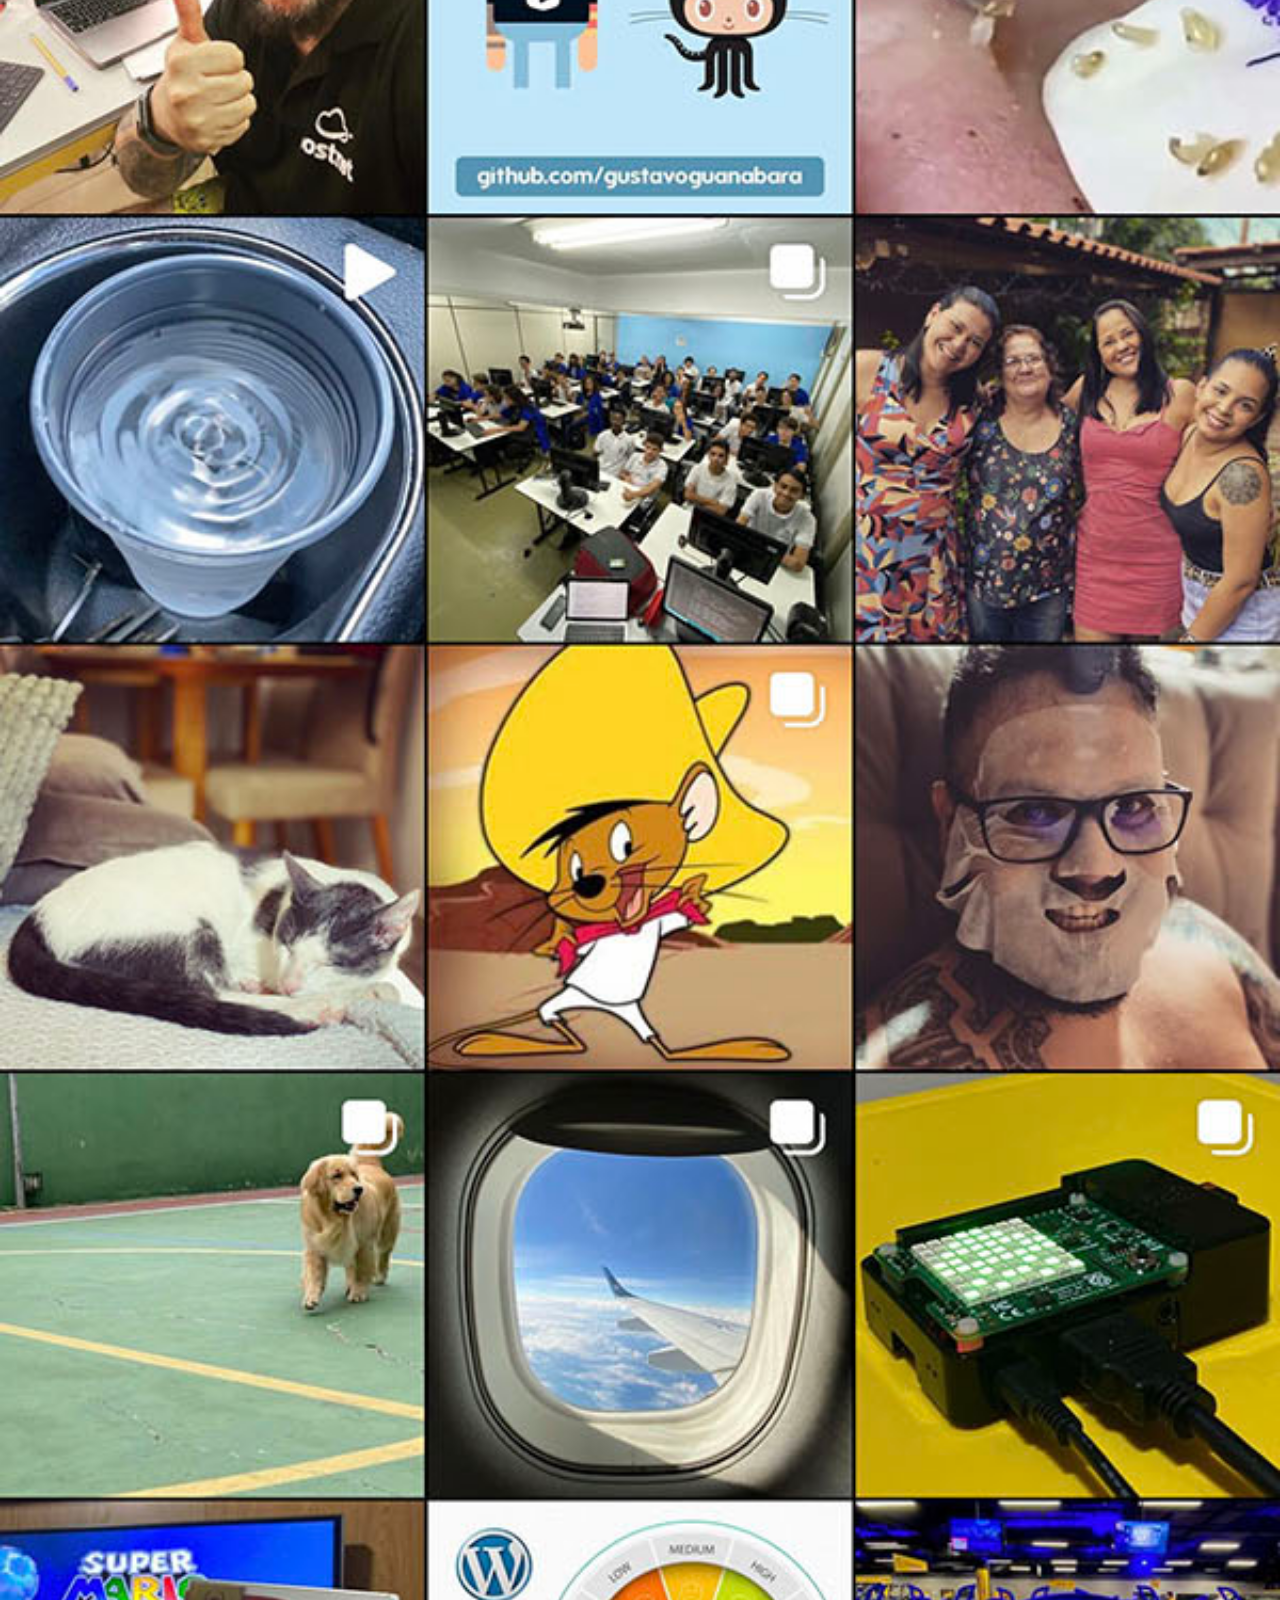
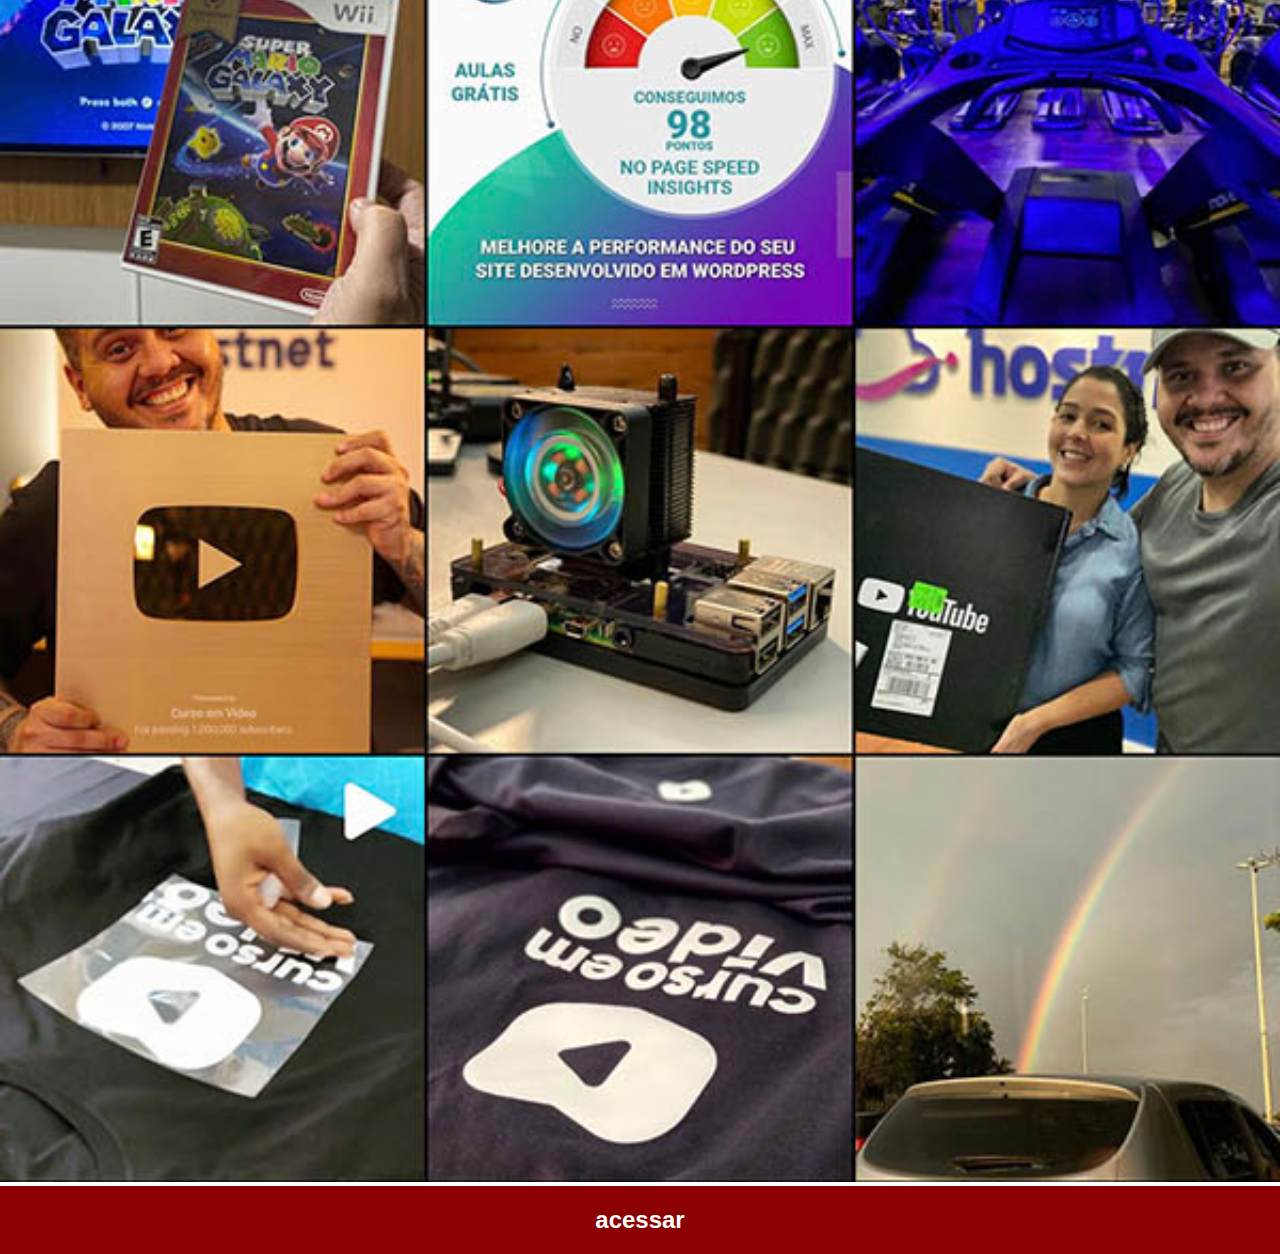
<file: insta.html>
<!DOCTYPE html>
<html lang="pt-br">
<head>
    <meta charset="UTF-8">
    <meta name="viewport" content="width=device-width, initial-scale=1.0">
    <title>instagram</title>
    <link rel="stylesheet" href="estilos/social.css">
</head>
<body>
    <img src="estilos/pacote-d013/imagens/tela-instagram.jpg" alt="">
    <a href="https://www.instagram.com/jota_santosjj/" target="_blank">acessar</a>
    
</body>
</html>
</file>
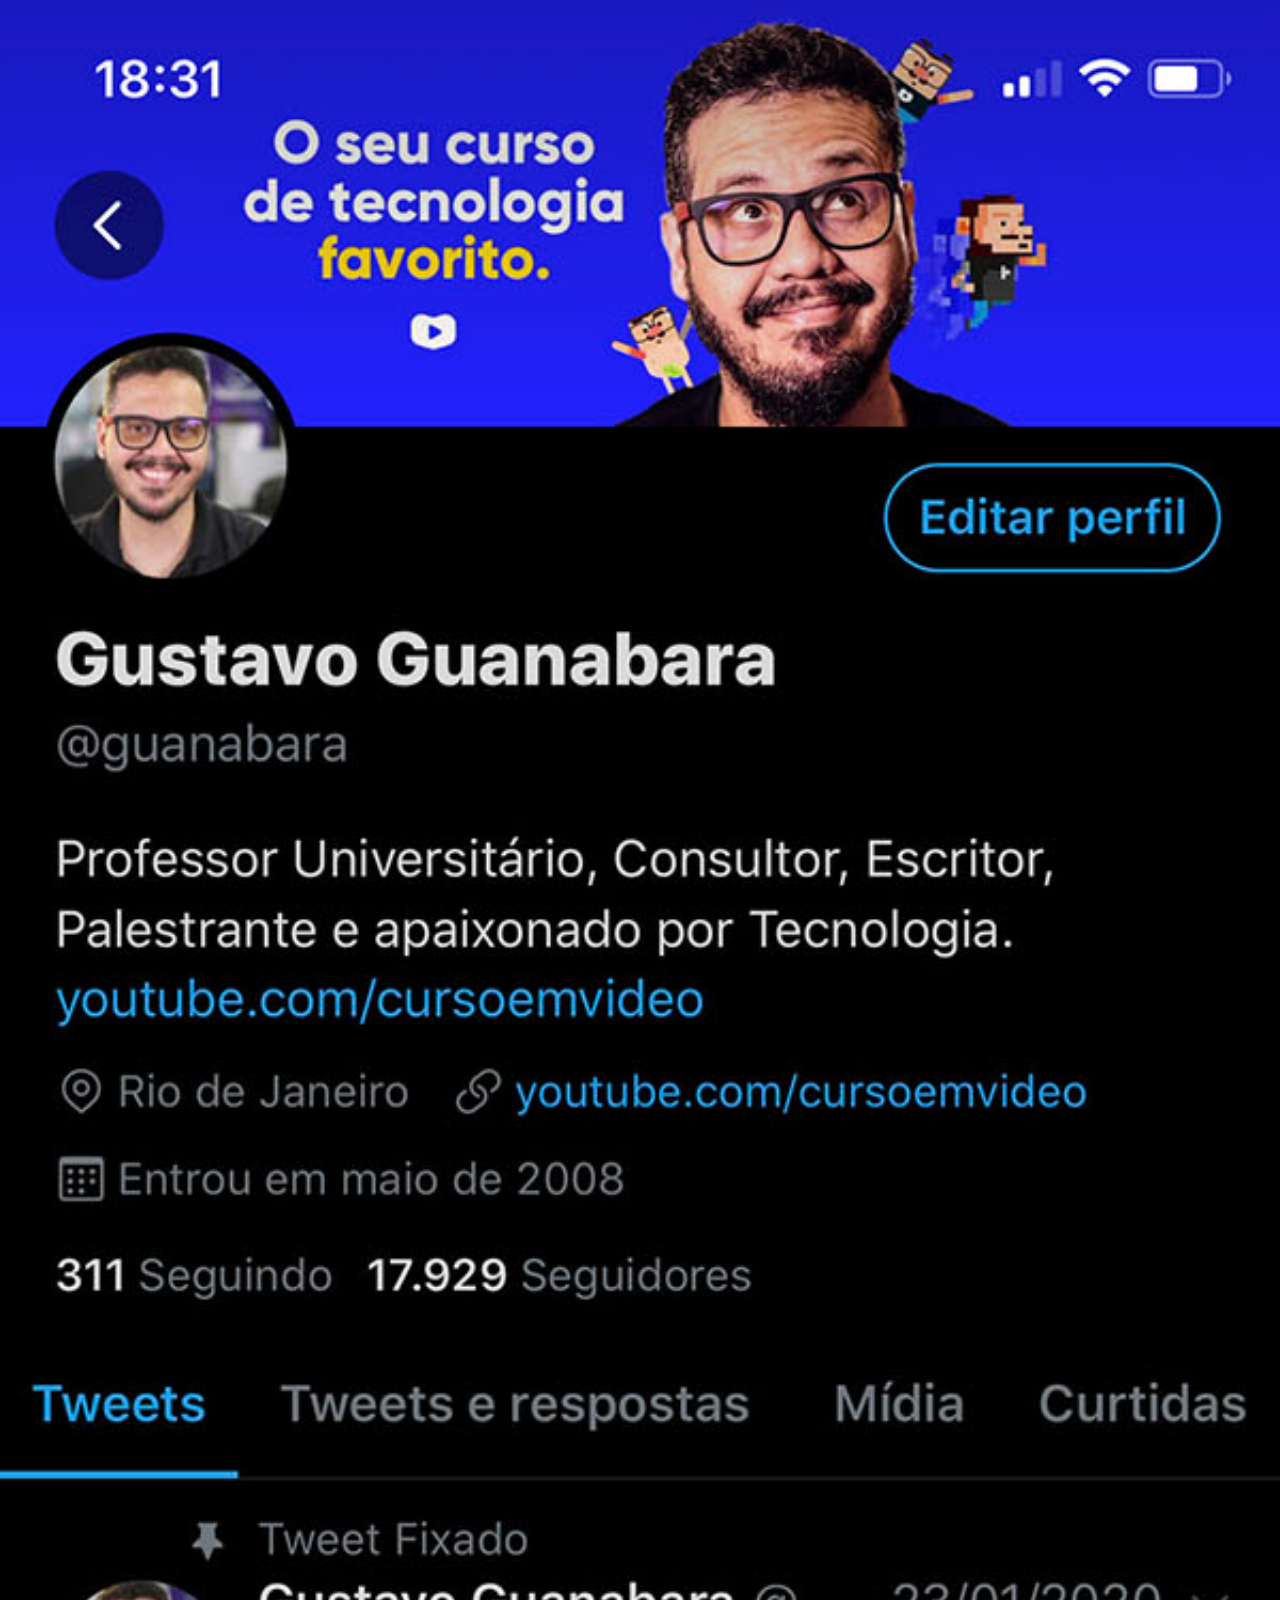
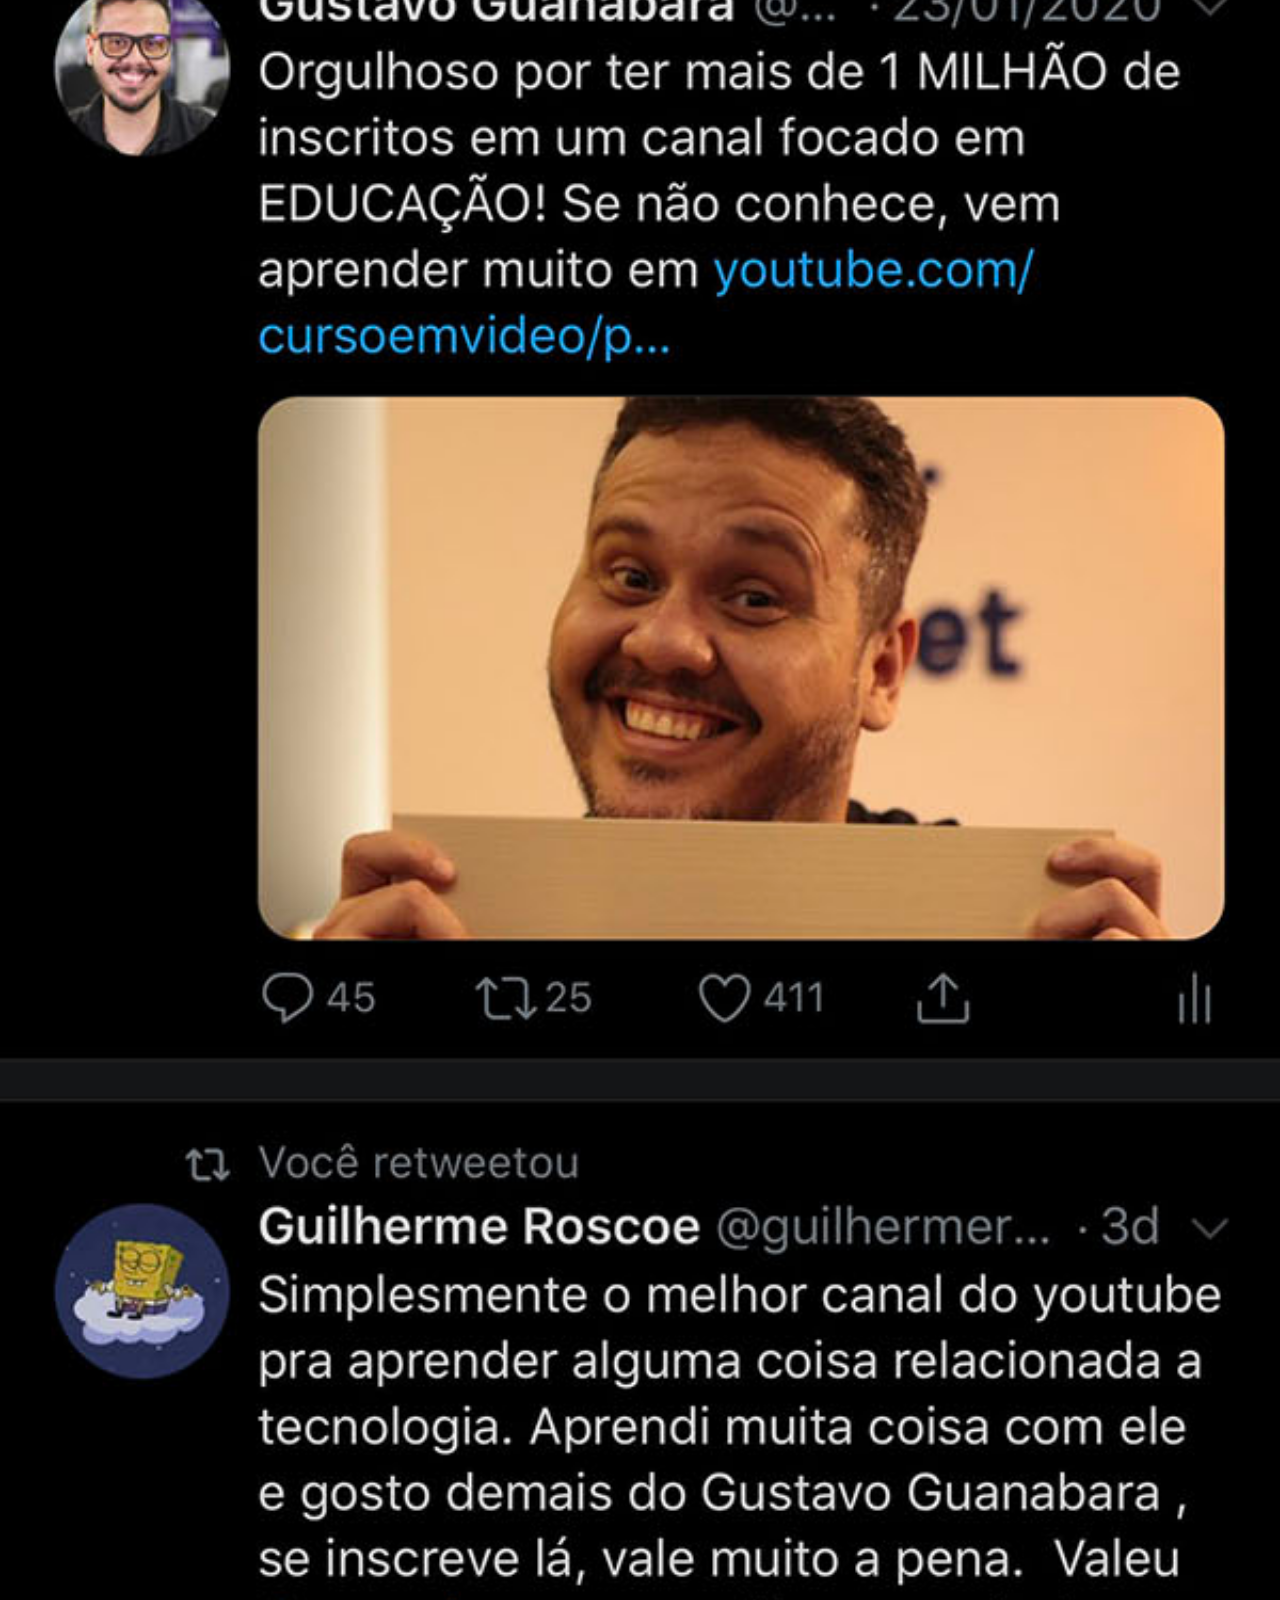
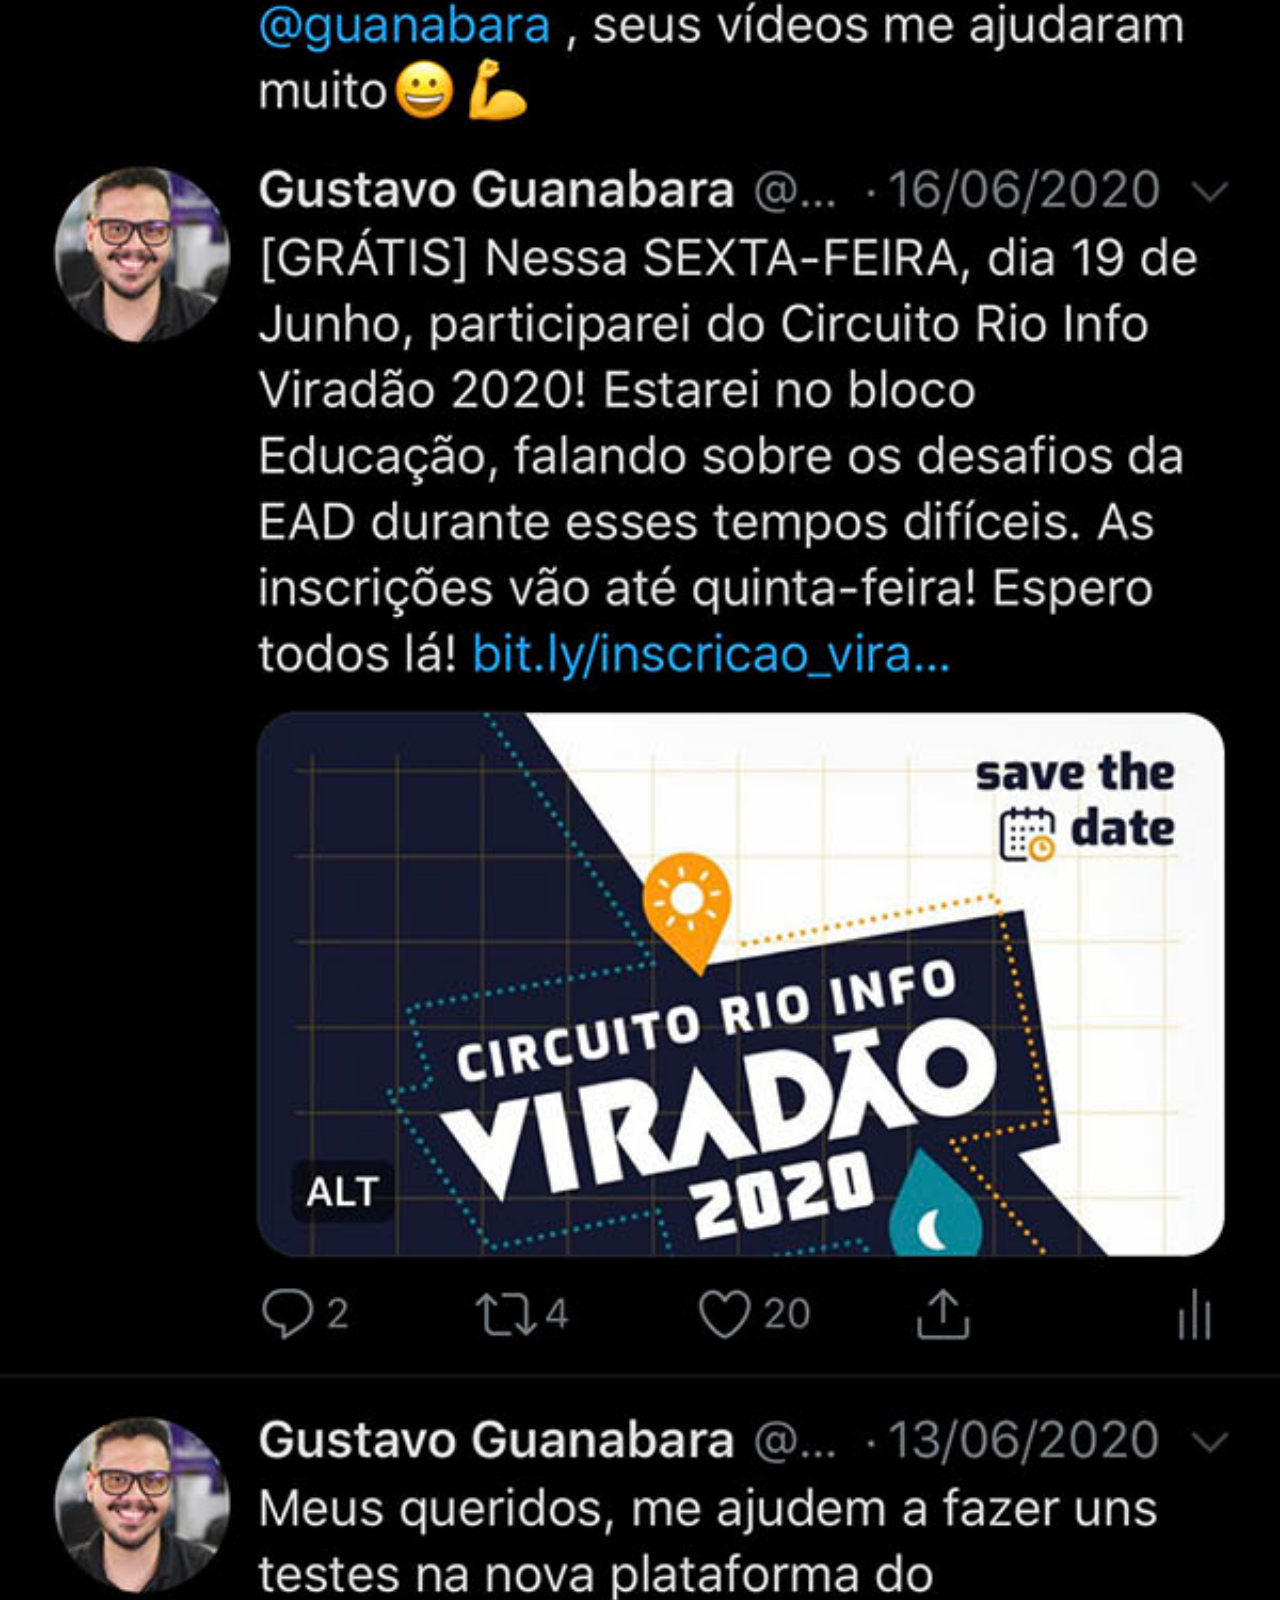
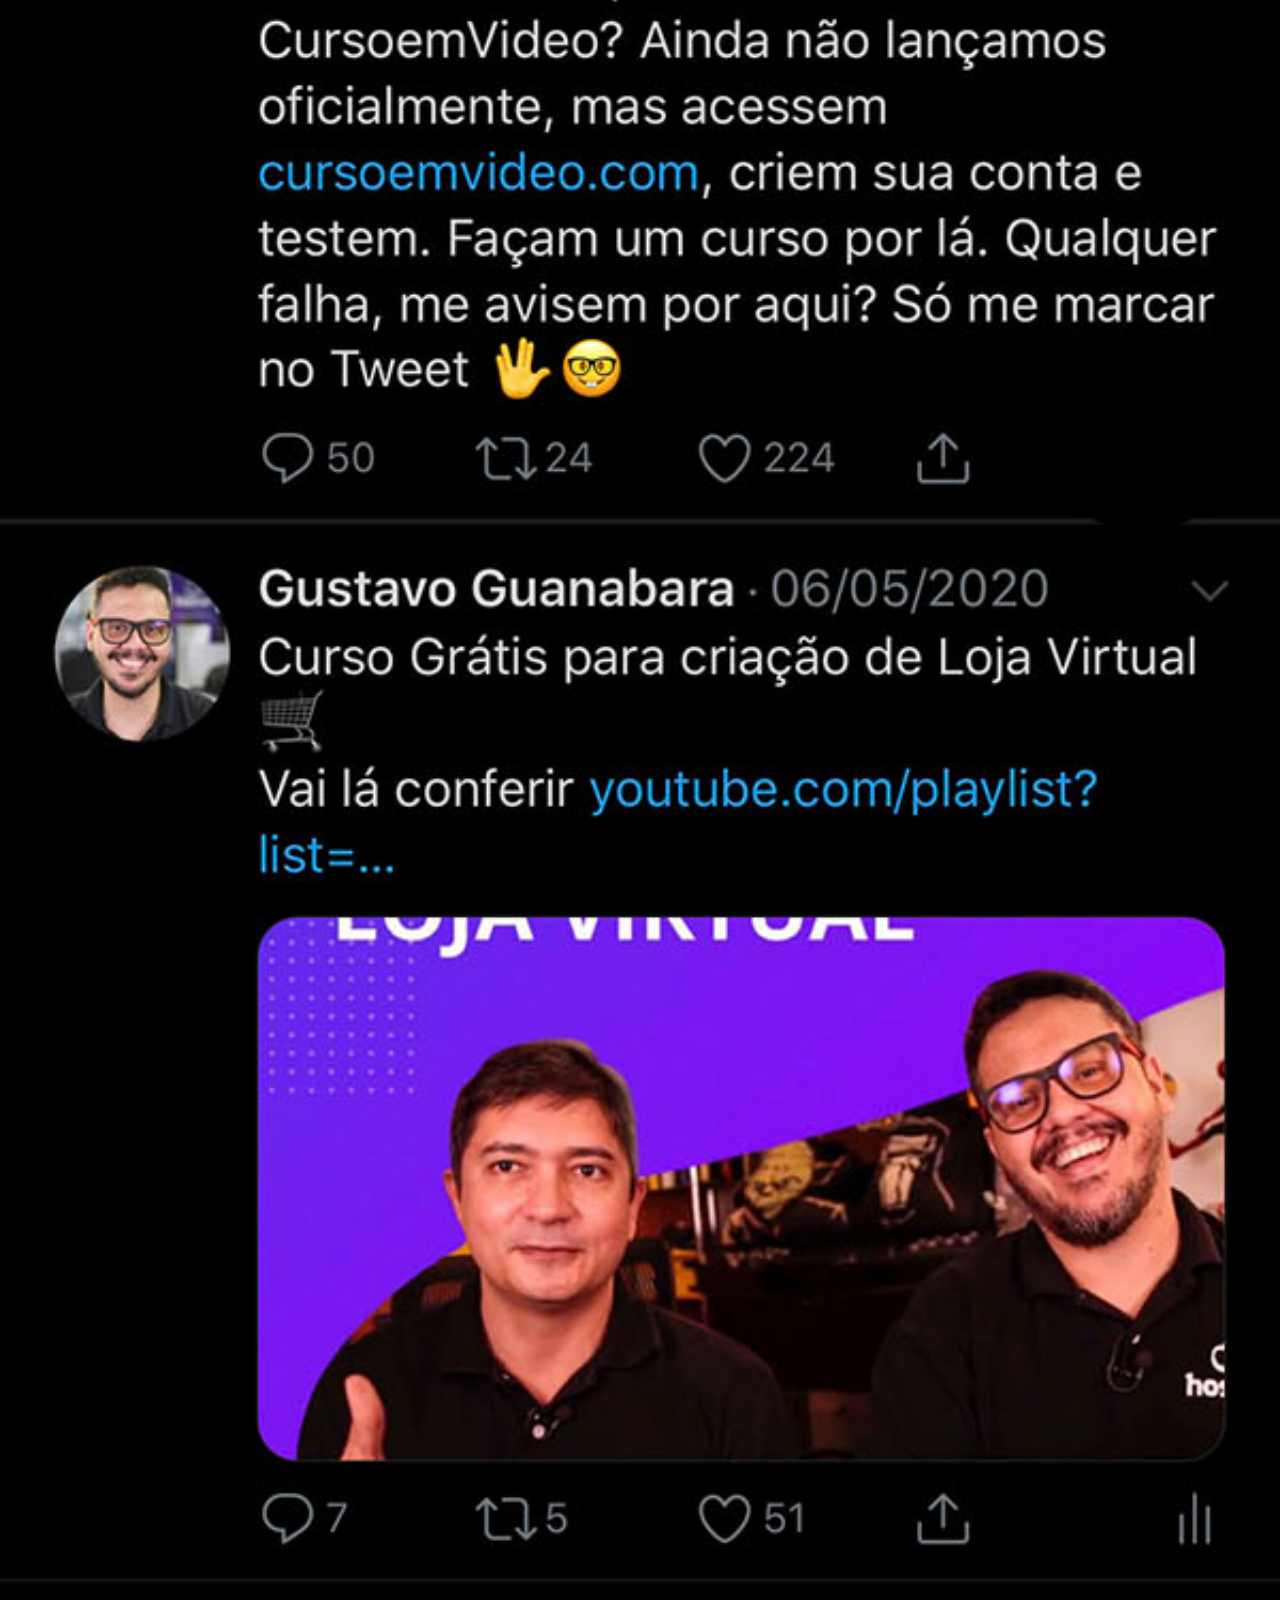
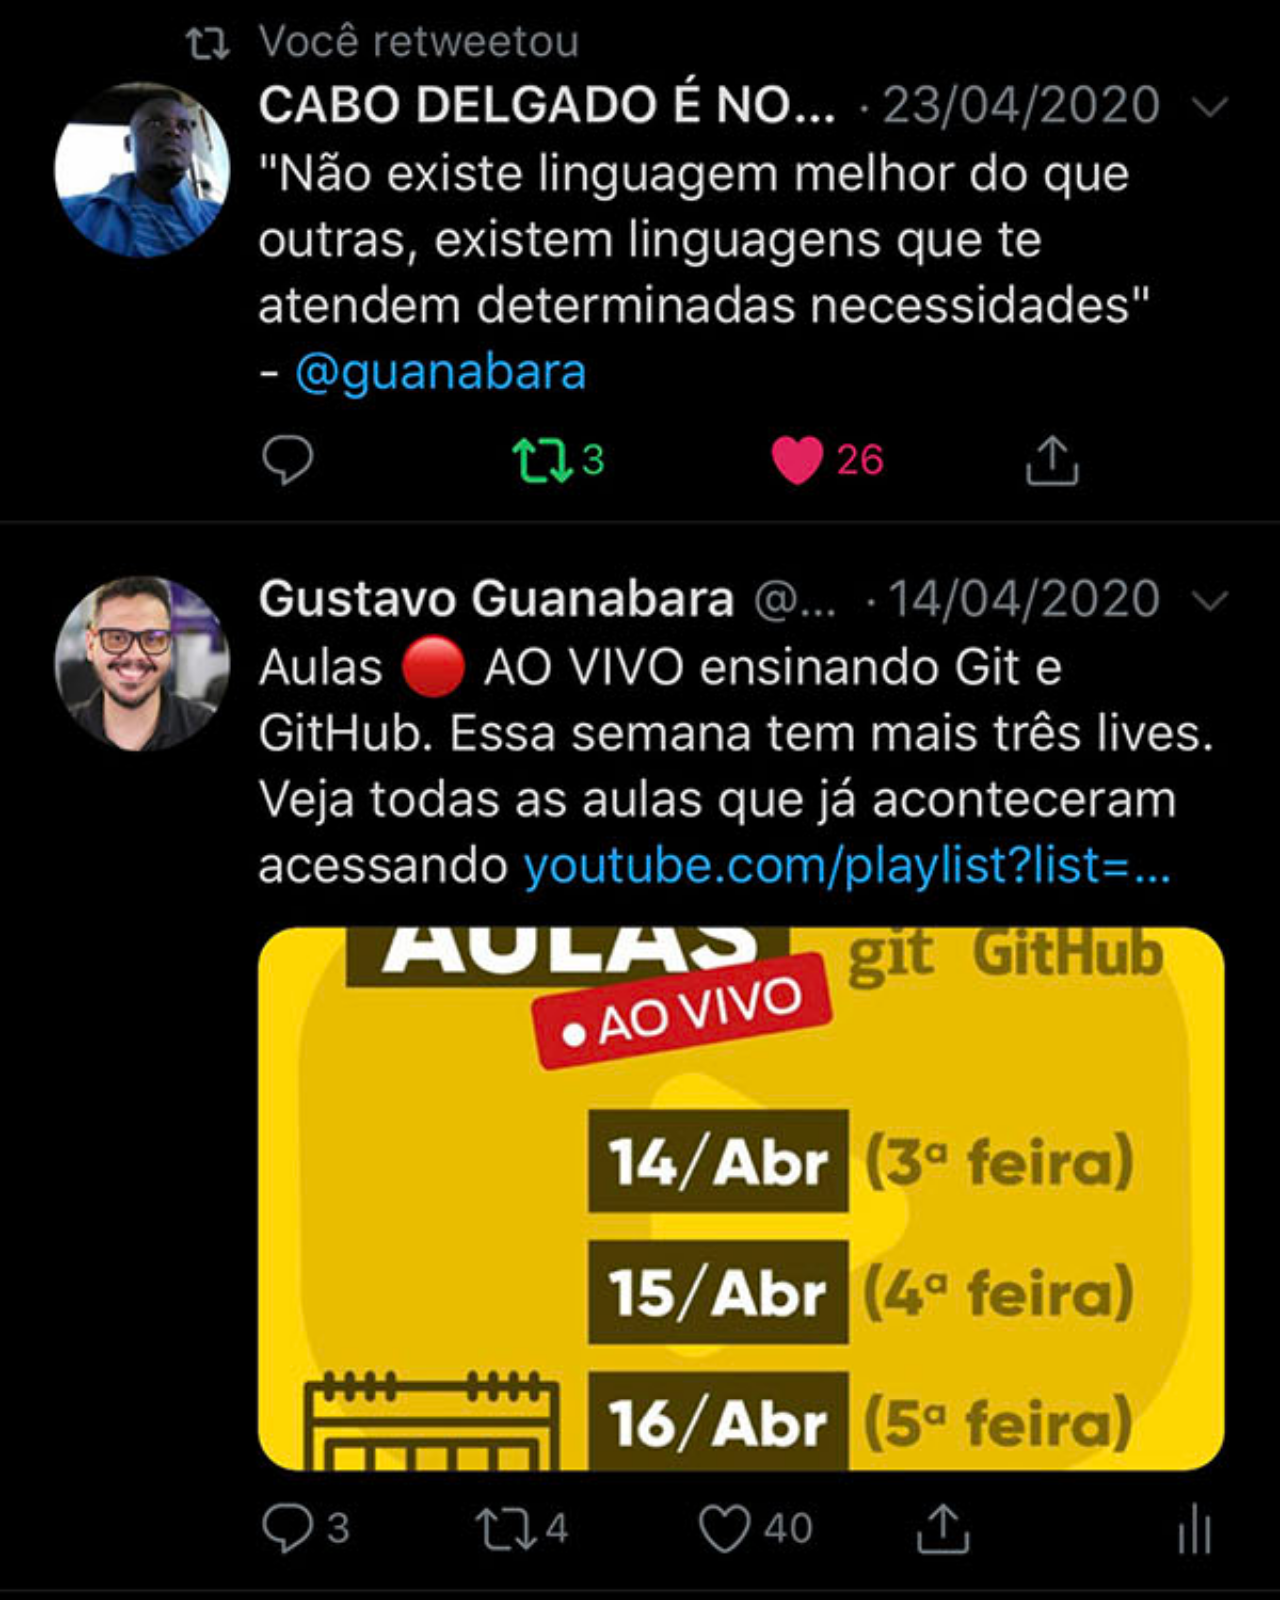
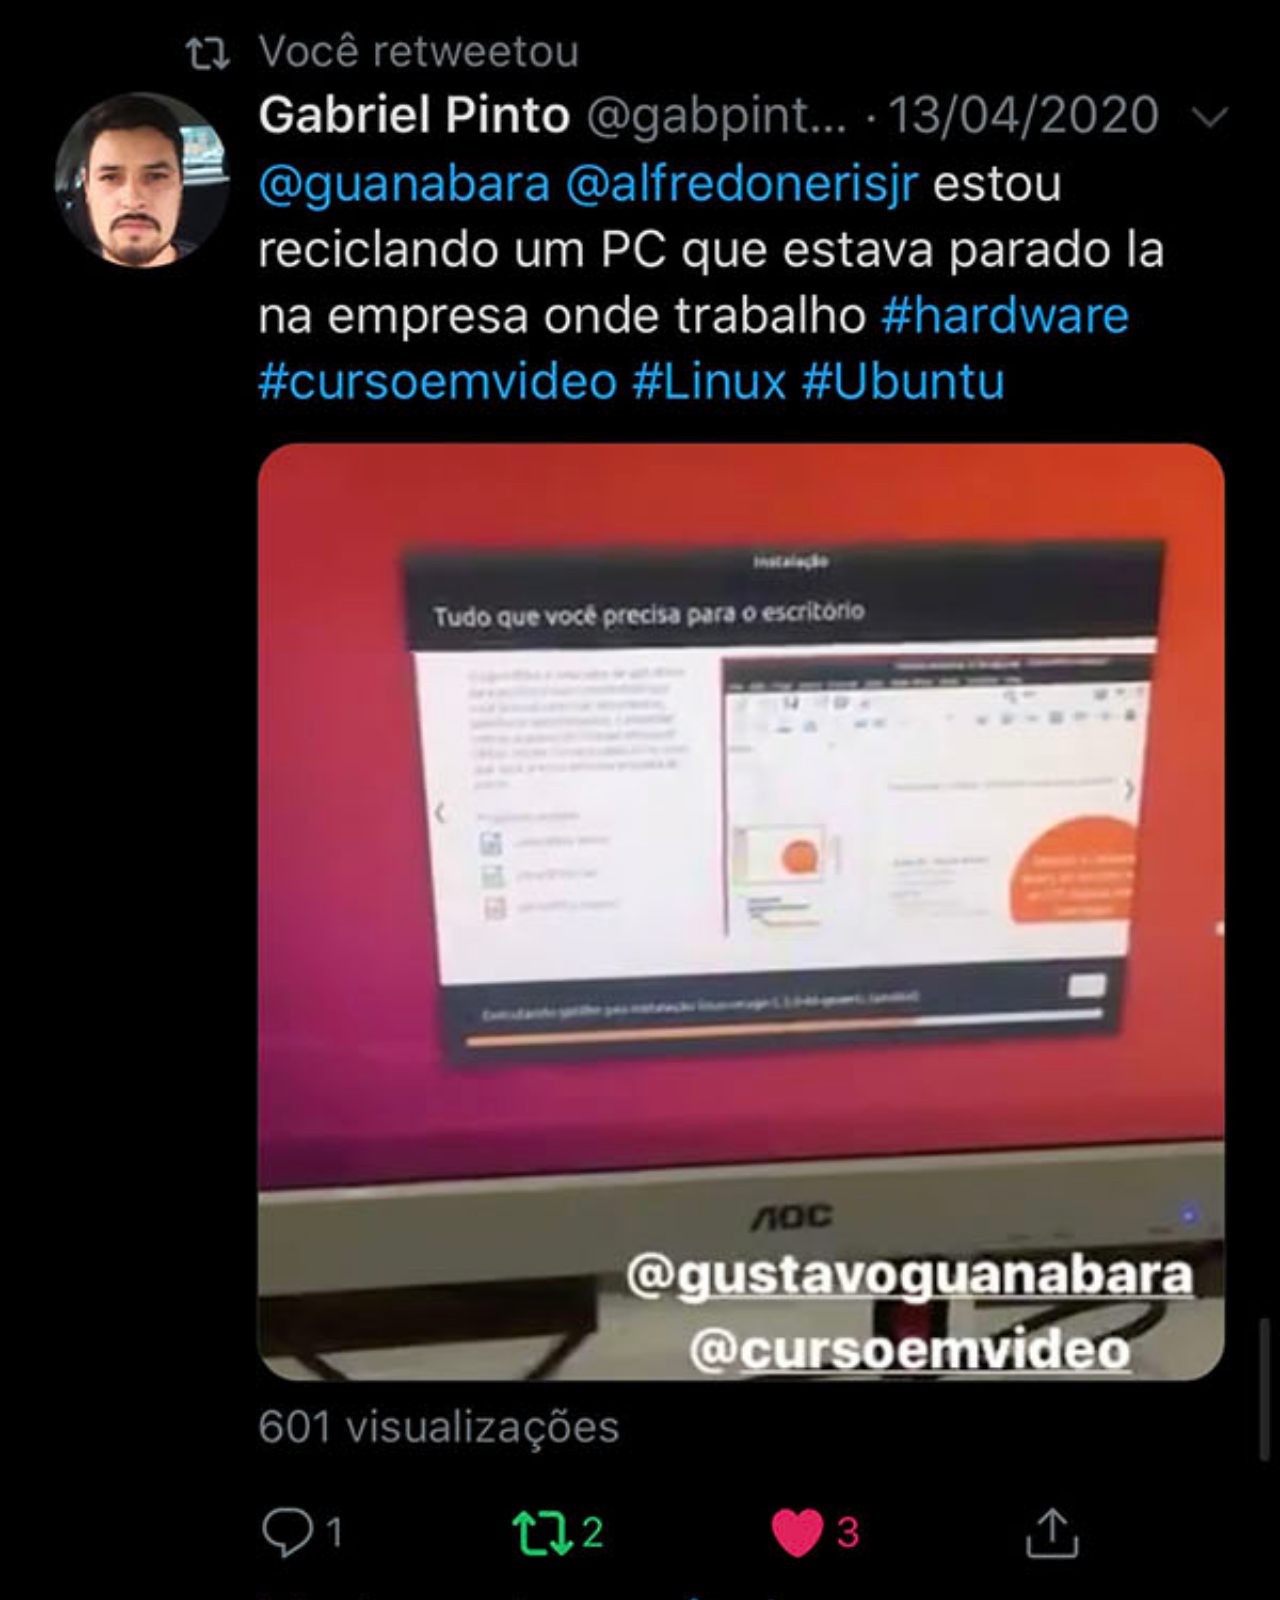
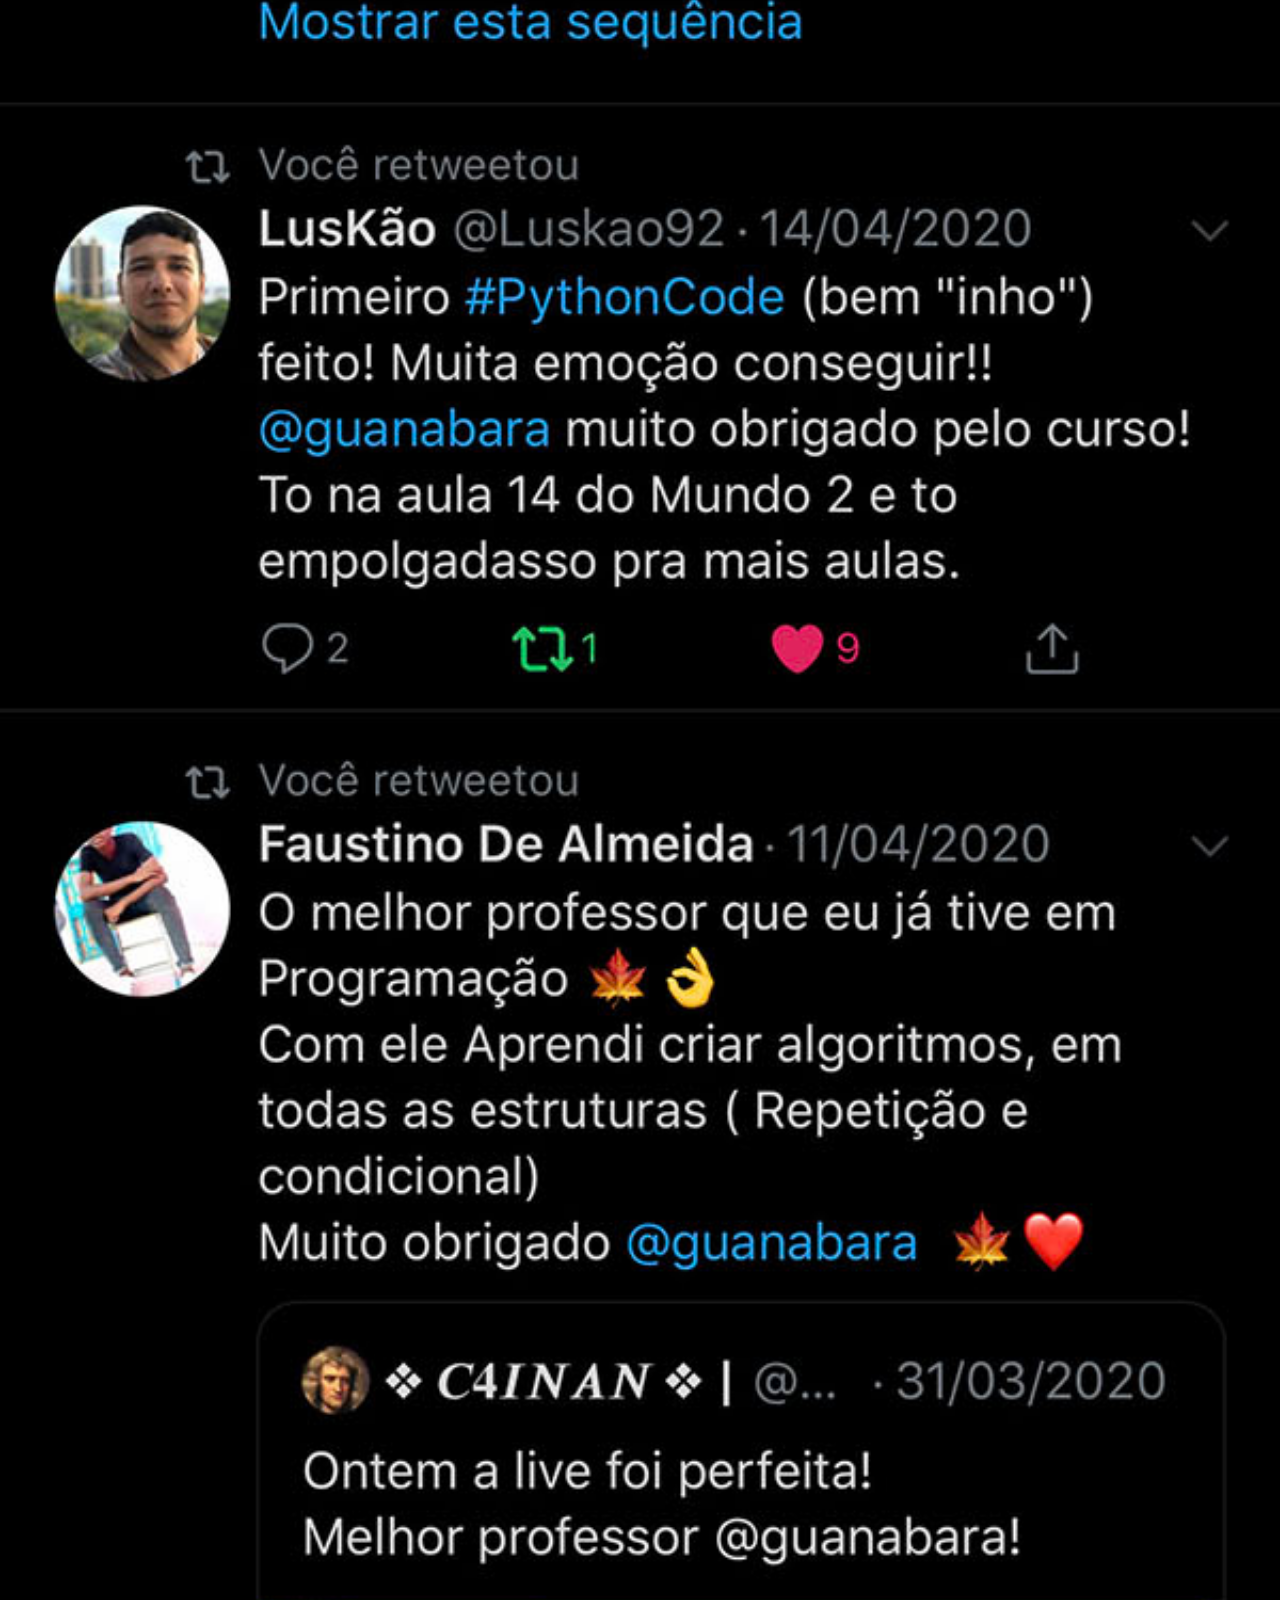
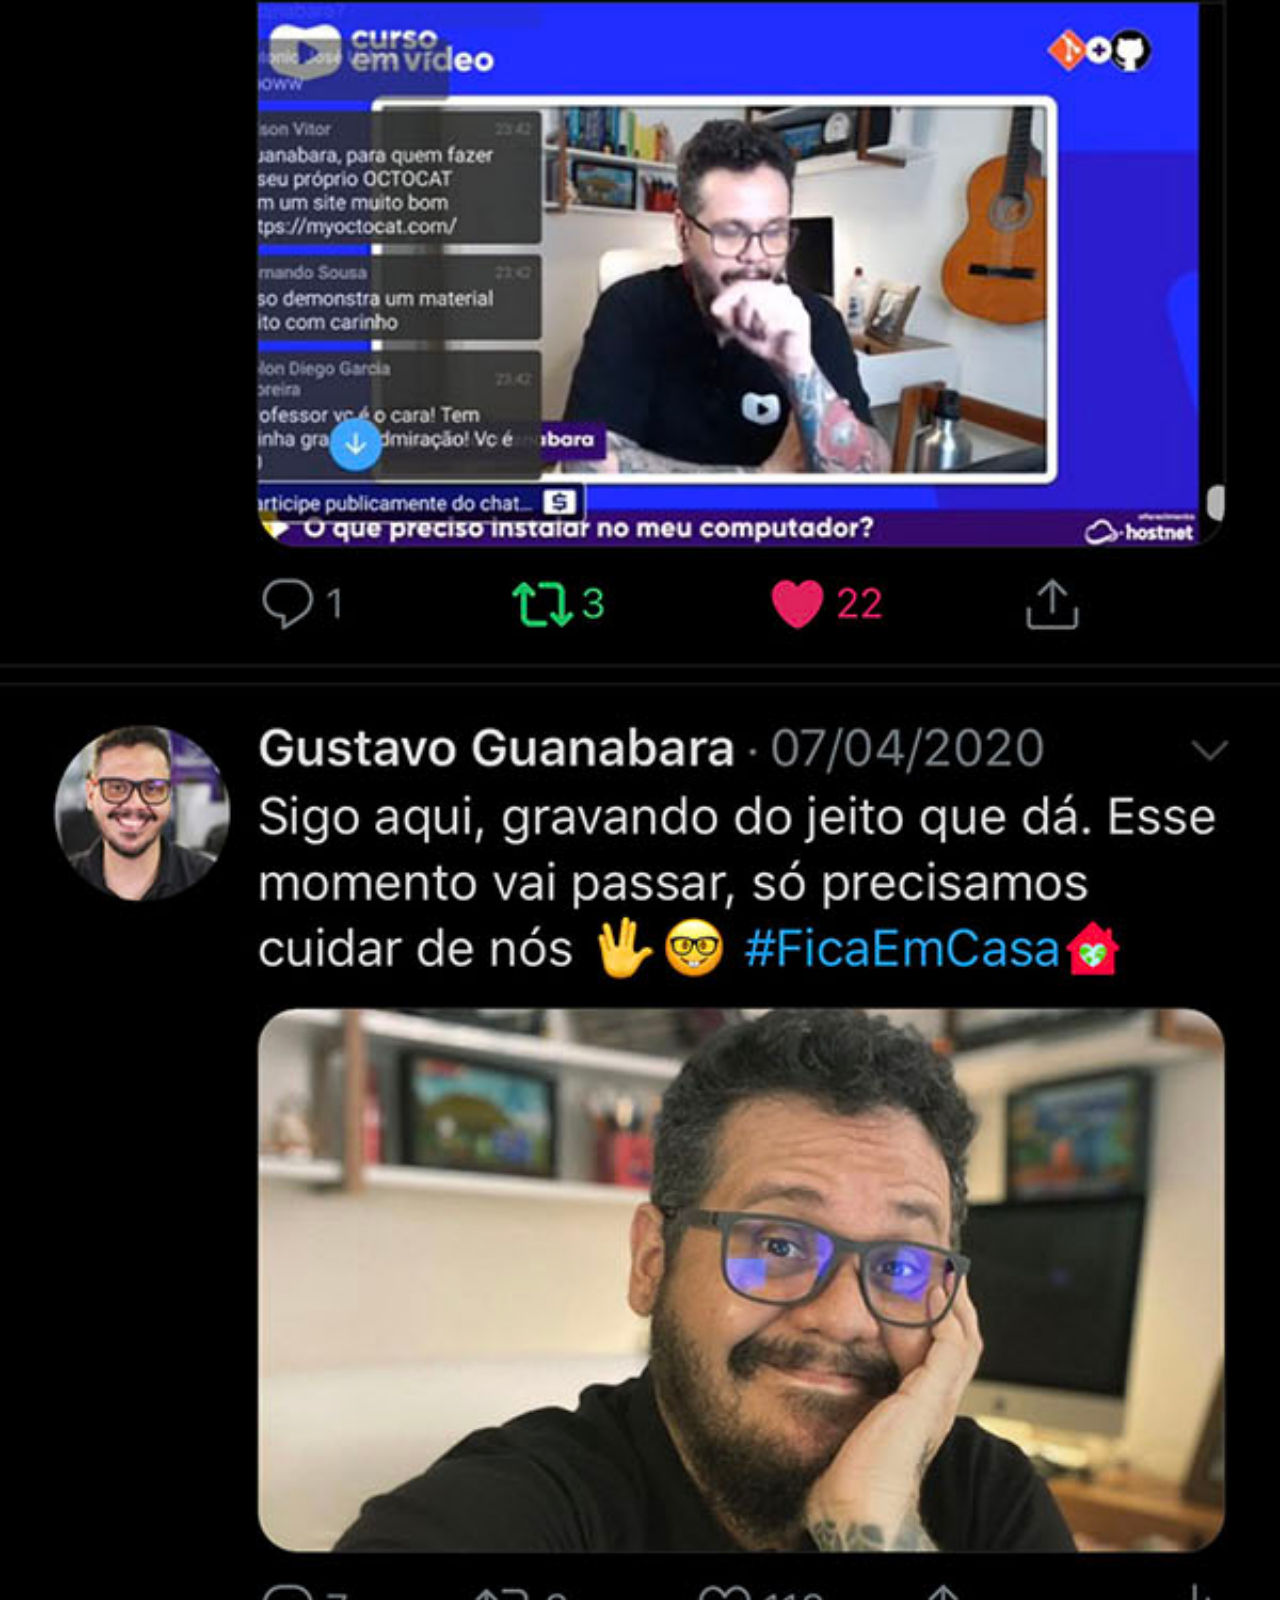
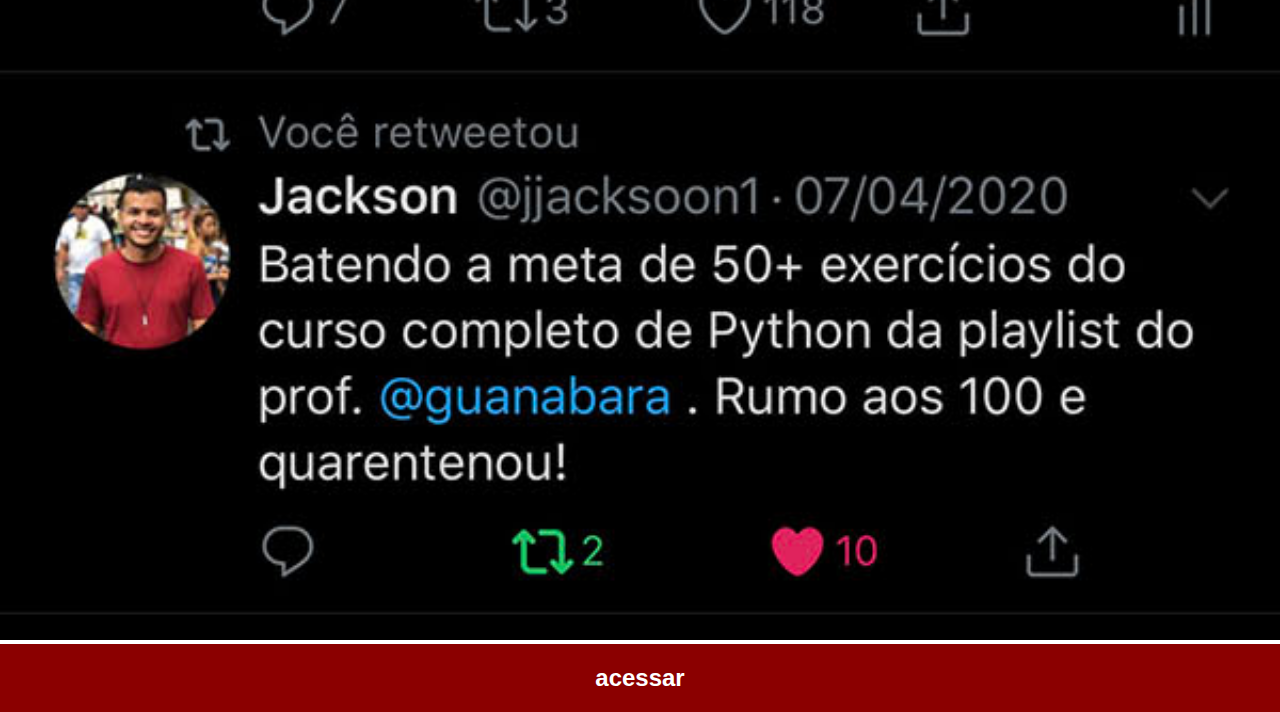
<file: tt.html>
<!DOCTYPE html>
<html lang="en">
<head>
    <meta charset="UTF-8">
    <meta name="viewport" content="width=device-width, initial-scale=1.0">
    <title>tt</title>
    <link rel="stylesheet" href="estilos/social.css">
</head>
<body>
    <img src="estilos/pacote-d013/imagens/tela-twitter.jpg" alt="">
    <a href="https://x.com/jota_sep23" target="_blank">acessar</a>
    
</body>
</html>
</file>
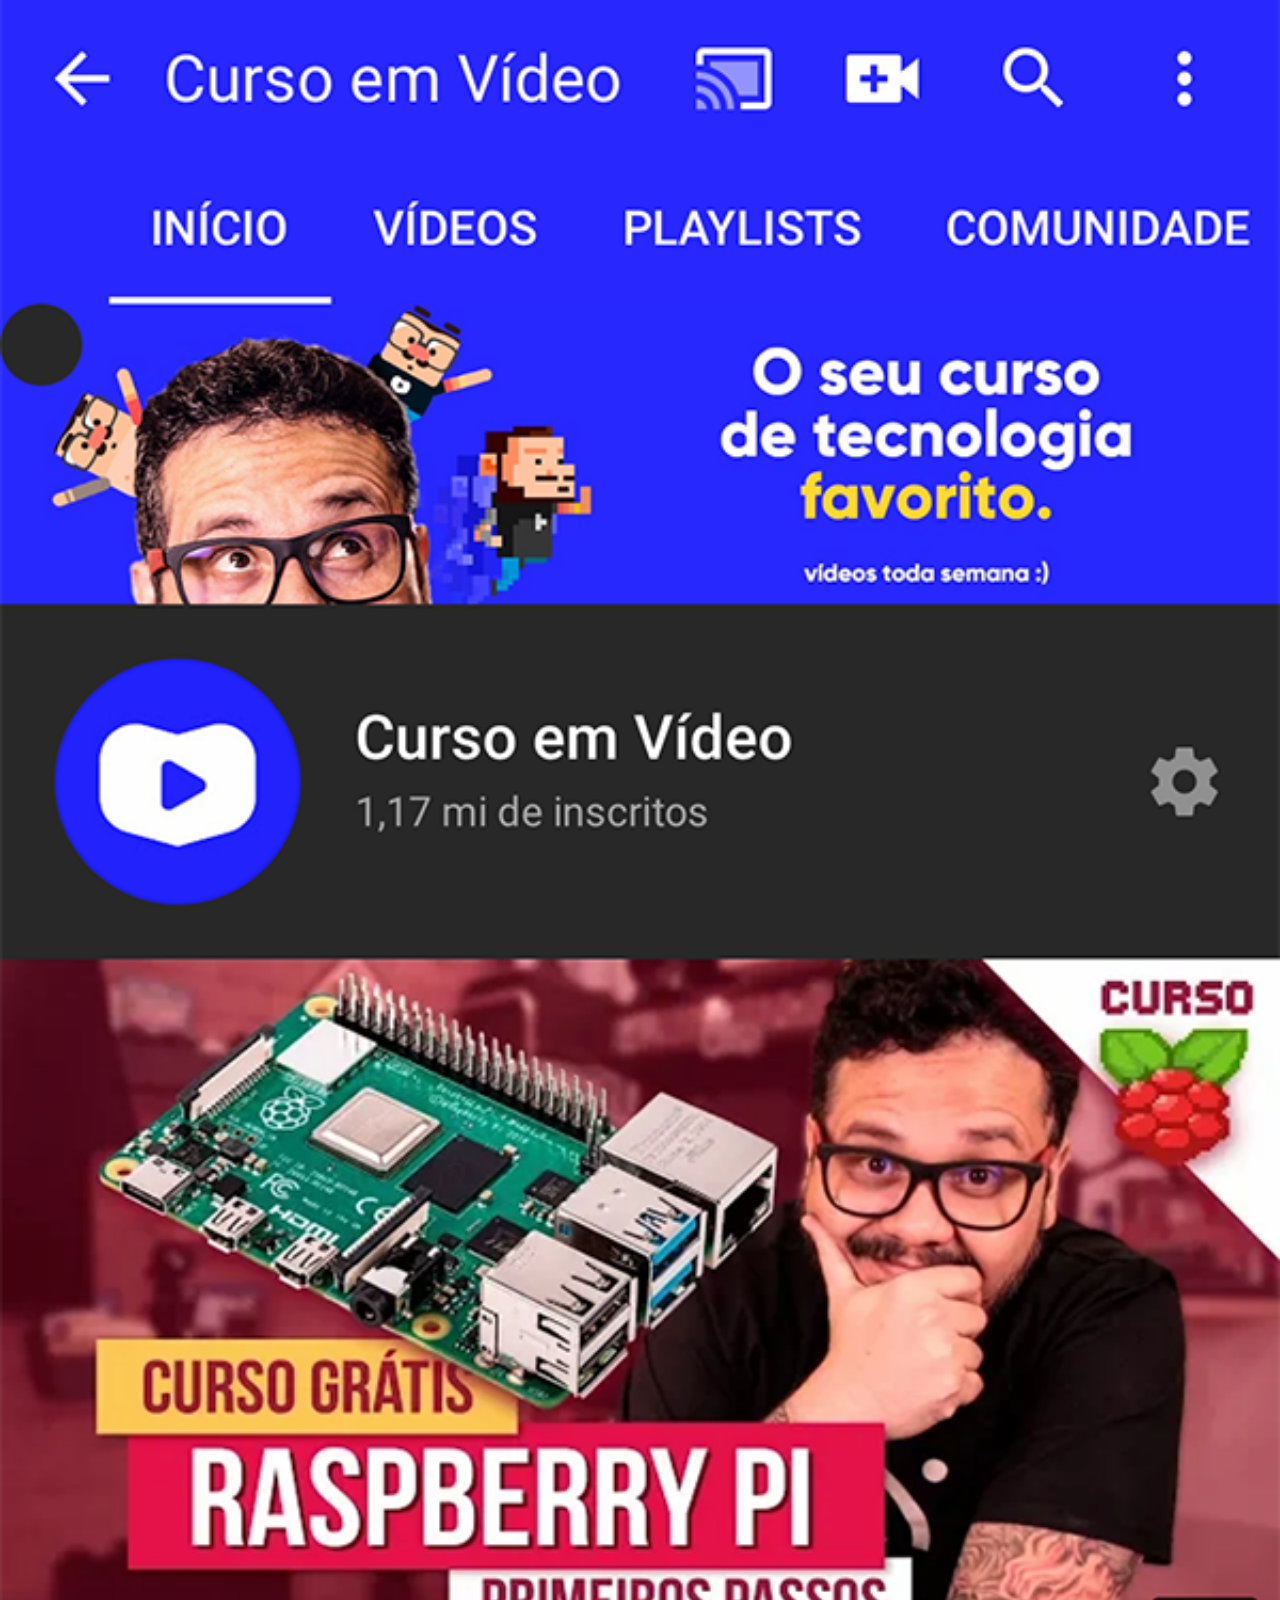
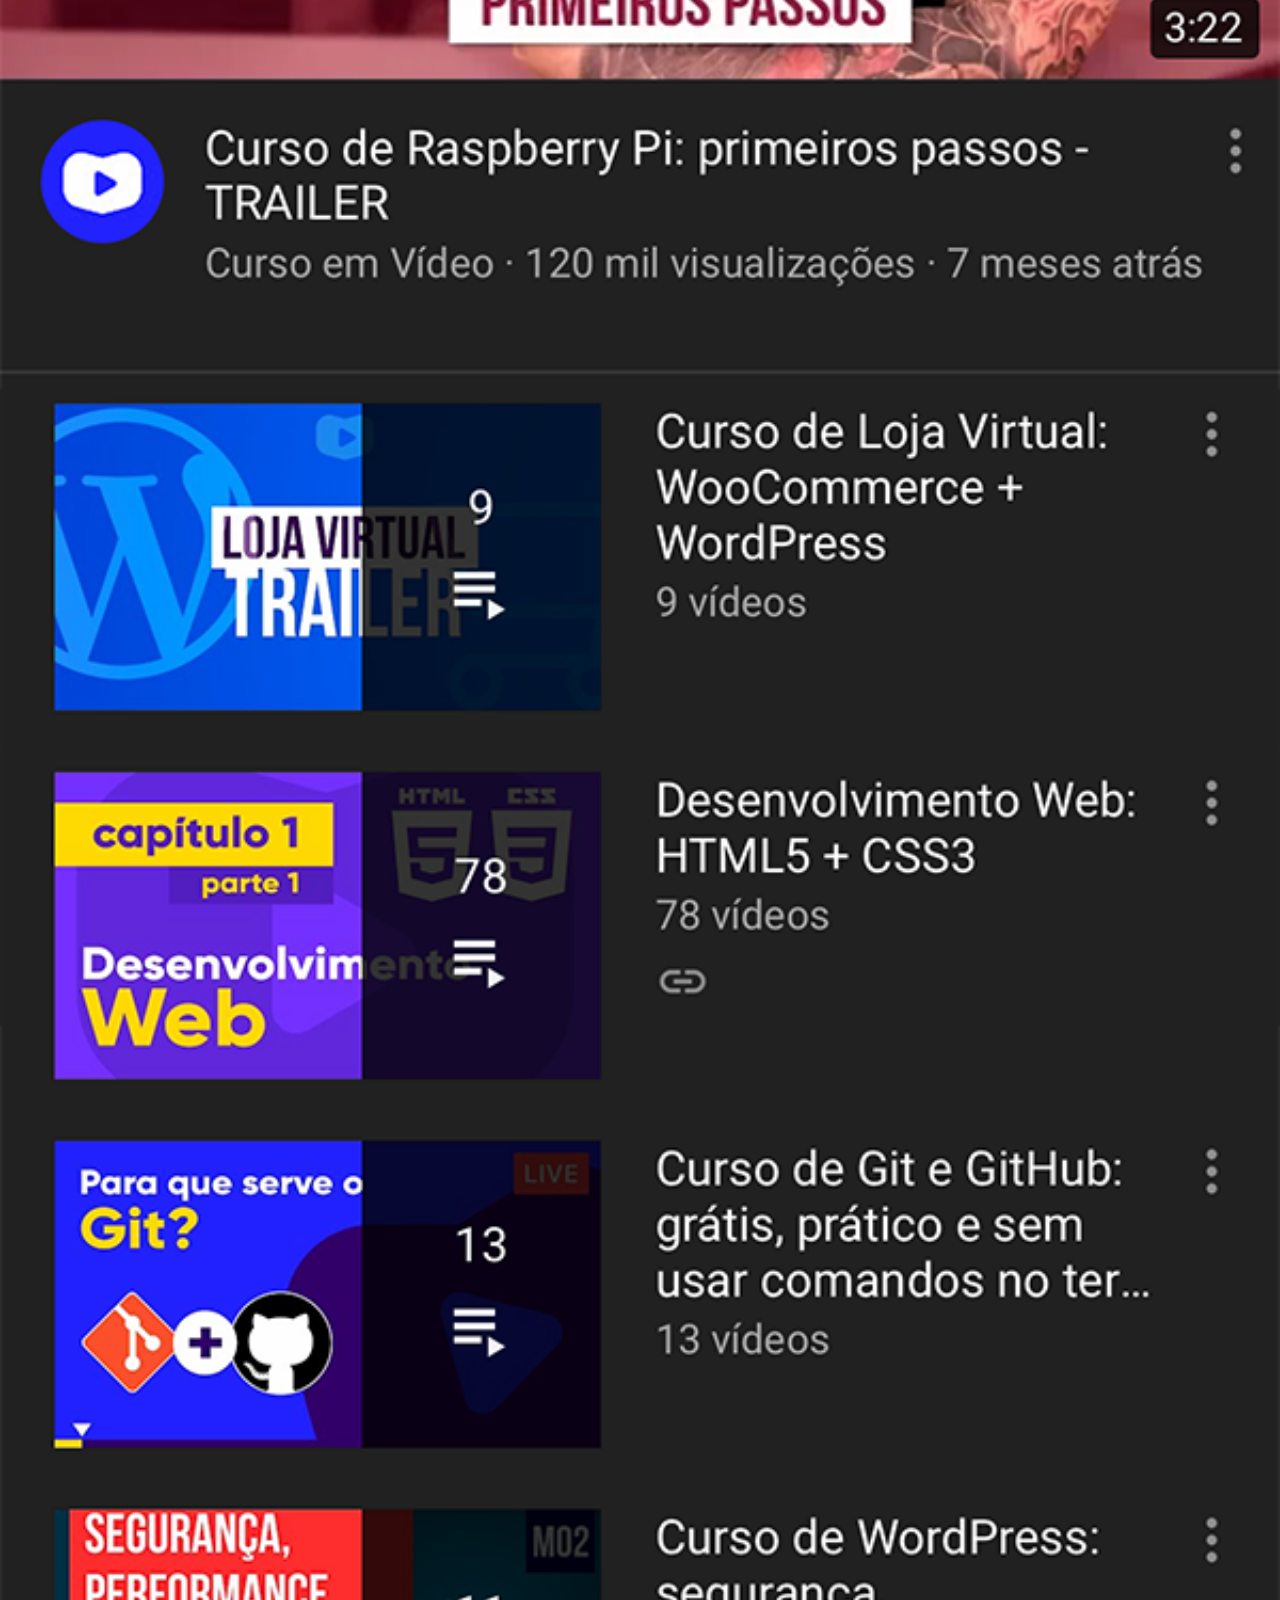
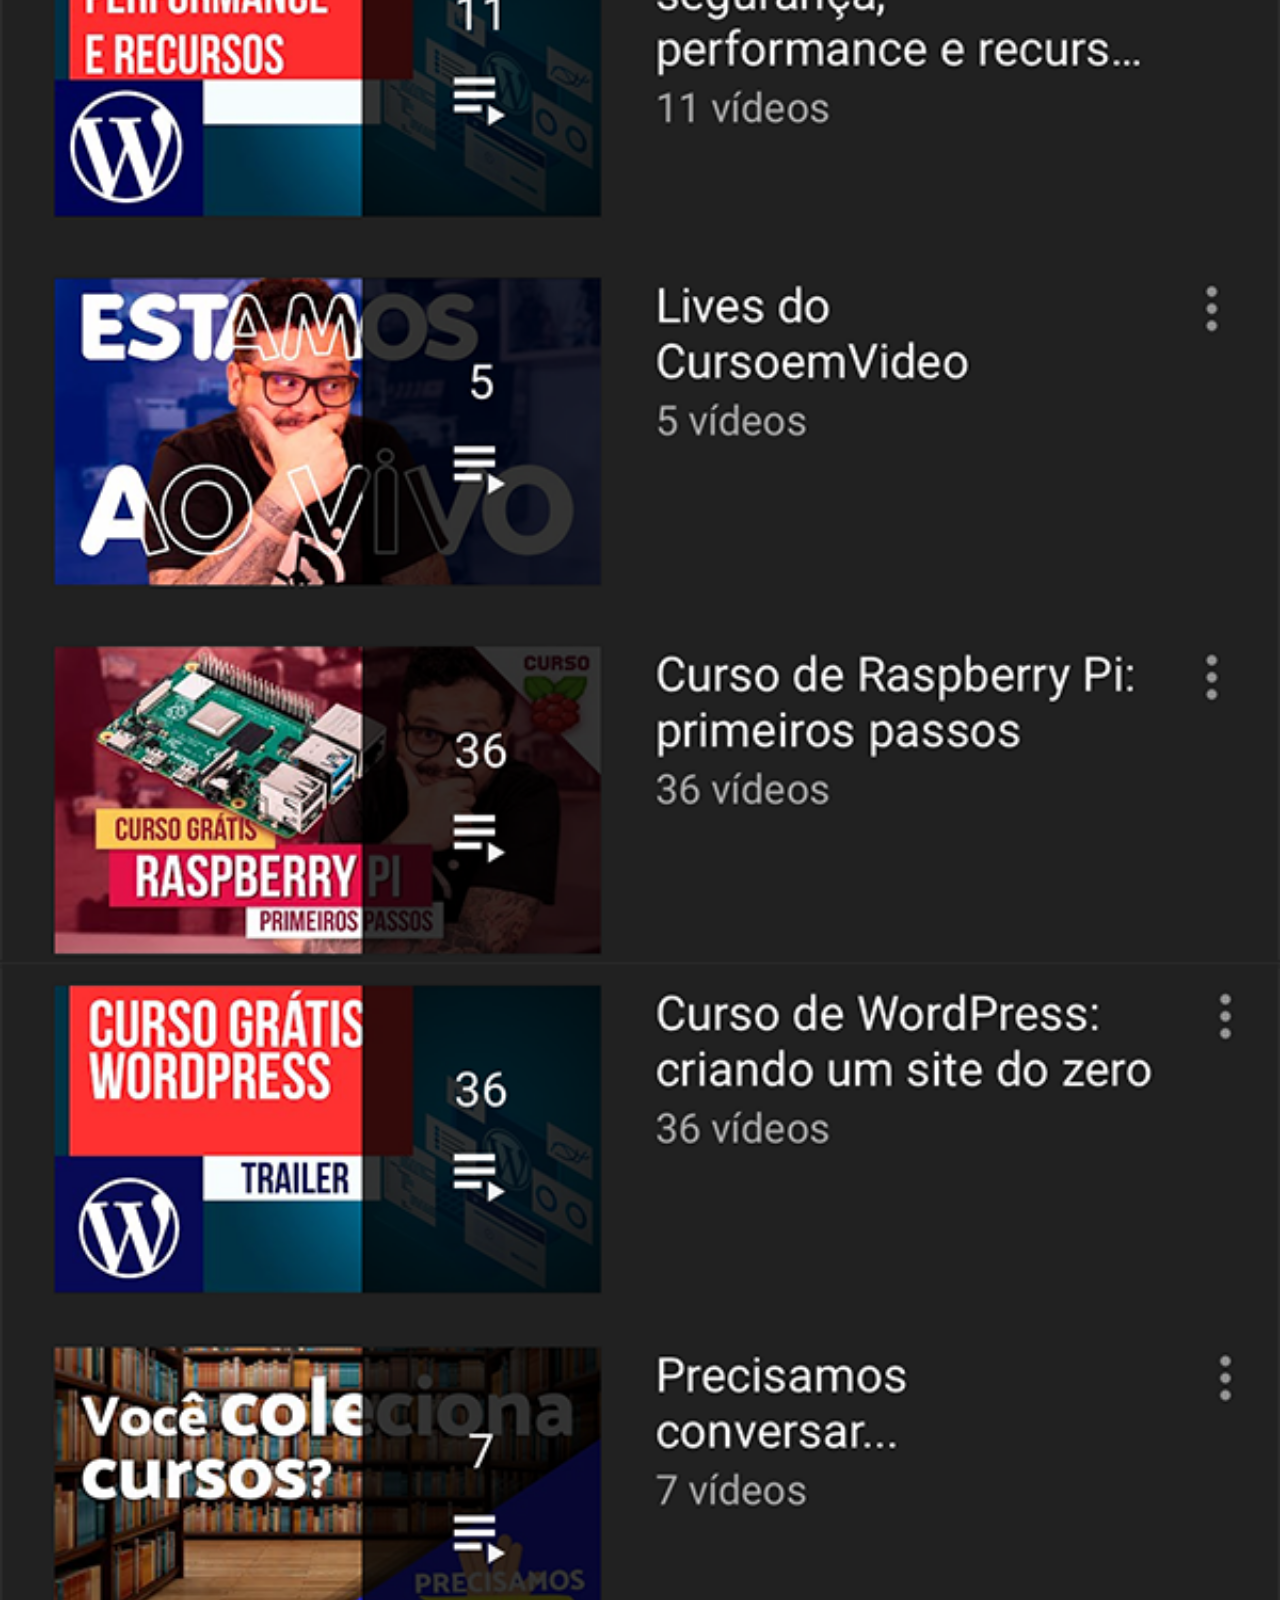
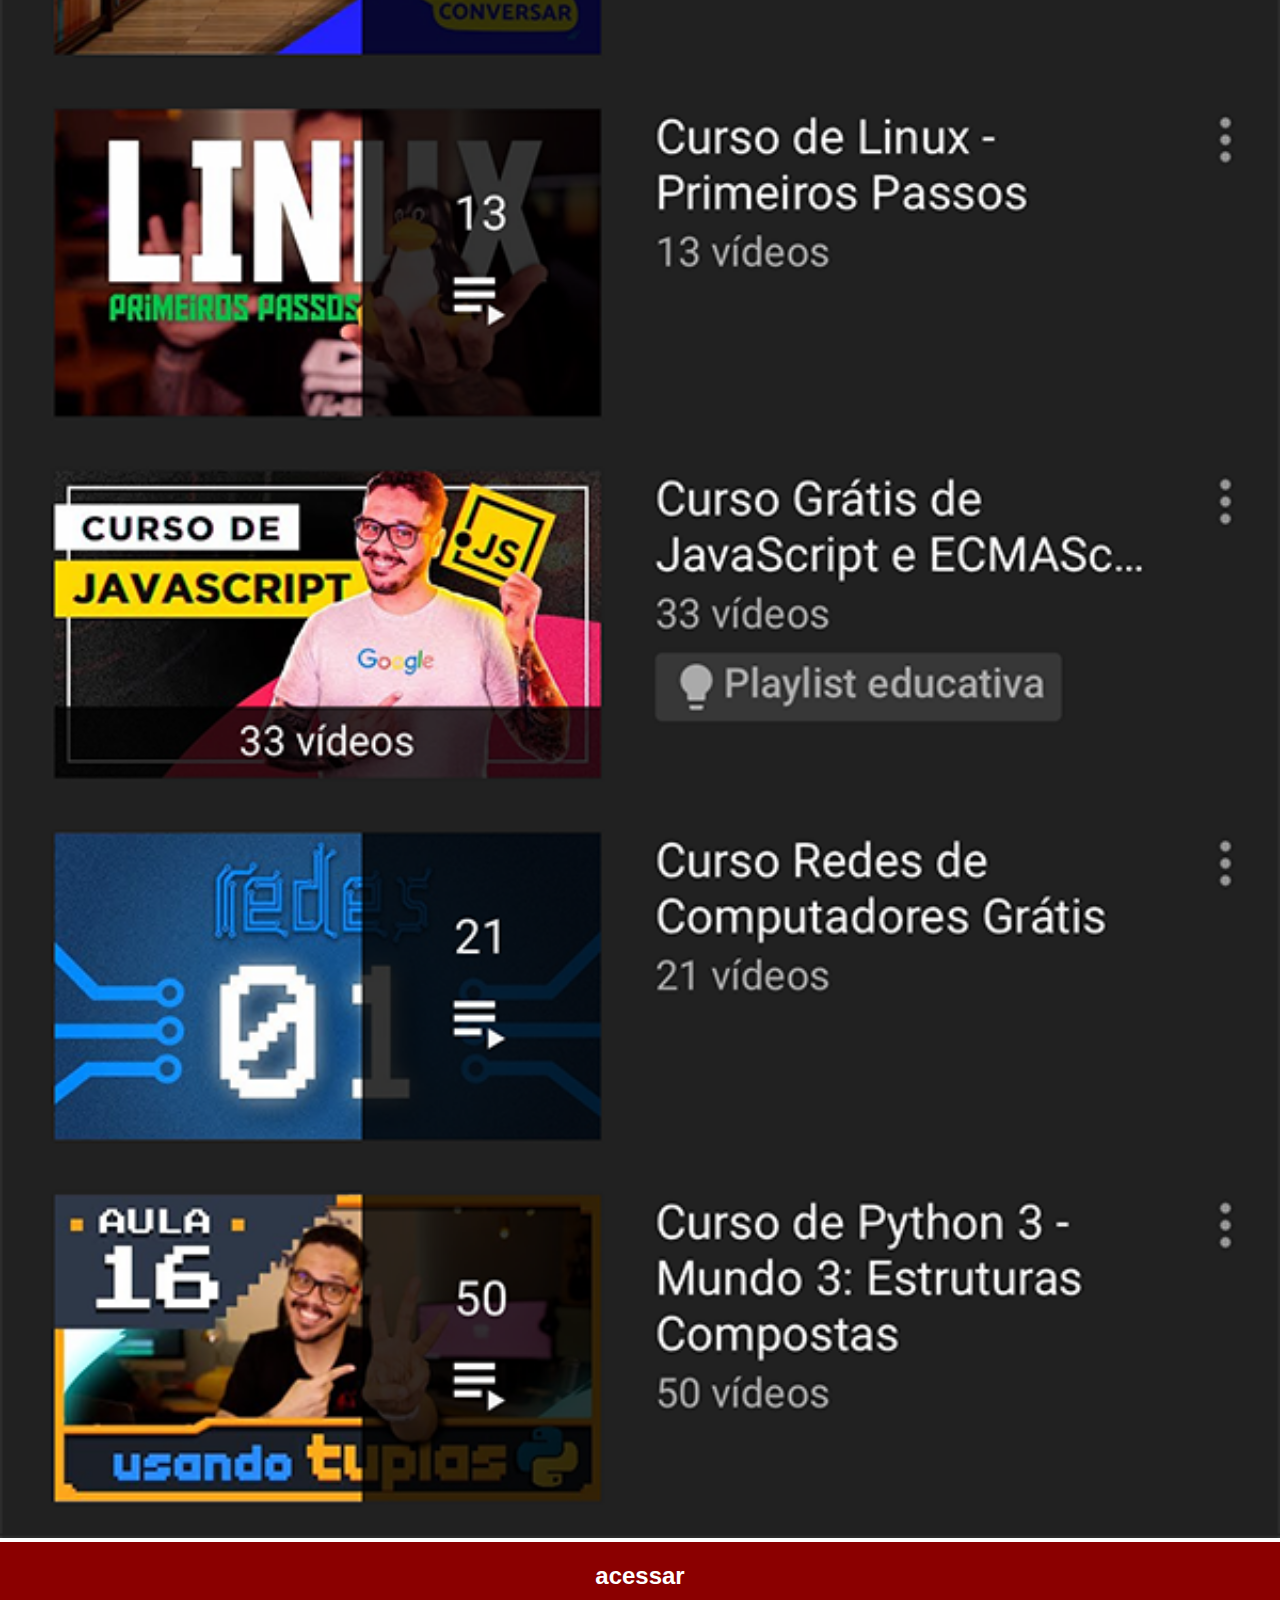
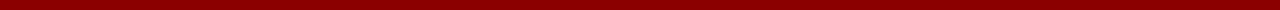
<file: youtube.html>
<!DOCTYPE html>
<html lang="pt-br">
<head>
    <meta charset="UTF-8">
    <meta name="viewport" content="width=device-width, initial-scale=1.0">
    <title>youtube</title>
    <link rel="stylesheet" href="estilos/social.css">         

    
</head>
<body>
    <img src="estilos/pacote-d013/imagens/tela-youtube.png" alt="">
    <a href="https://www.youtube.com/channel/UCv7Ox08EQ3UNzctFbDvWCng" target="_blank">acessar</a>
    
</body>
</html>
</file>
<file: estilos/style.css>
* {
    padding: 0px;
    margin: 0px;
    font-family: Arial, Helvetica, sans-serif;
}

html, body {
    height: 100vh;
    width: 100vw;
}

body {
    background-image: url(pacote-d013/imagens/fundo-madeira.jpg);
    background-repeat: no-repeat;
    background-position: top center;
    background-size: cover;
    background-attachment: fixed;
}

main {
    height: 100vh;
    position: relative;
}

section#telefone {
    position: absolute;
    top: 50%;
    left: 50%;
    transform: translate(-50%, -50%);
    /* posicionando o section */


    height: 627px;
    width: 311px;
    background-image: url(pacote-d013/imagens/frame-iphone.png);
    background-repeat: no-repeat;
}

section#redes-sociais {
    text-align: right;
}

section#redes-sociais img {
    width: 50px;
    margin: 8px;
    border-radius: 50%; /* deixa a imagem redonda */
    box-shadow: 2px 2px 5px rgba(0, 0, 0, 0.400);
    box-sizing: border-box;
}

section#redes-sociais img:hover {
    border: 2px solid rgba(255, 255, 255, 0.61);
    transform: translate(-3px, -3px);
    box-shadow: 5px 5px 10px rgba(0, 0, 0, 0.637);
    transition: transform 0.5s, border 0.5s;
    /* configuração para o botao parecer que esta mexendo e o uso de sombra, e o transition para dar um efeito lento quando passar em cima do botão*/

}

iframe#tela {
    position: relative;
    top: 80px;
    left: 22px;

    width: 267px;
    height: 471px;
    
}
</file>
<file: estilos/social.css>
* {
    padding: 0px;
    margin: 0px;
    font-family: Arial, Helvetica, sans-serif;
}

::-webkit-scrollbar {
    width: 0px;
    height: 0px;
}

img {
    width: 100vw;
}

a {
    display: block;
    background-color: darkred;
    padding: 20px;
    font-weight: bold;
    text-decoration: none;
    text-align: center;
    color: white;
    font-size: 1.5em;

}

a:hover {
    background-color: red;
}
</file>
